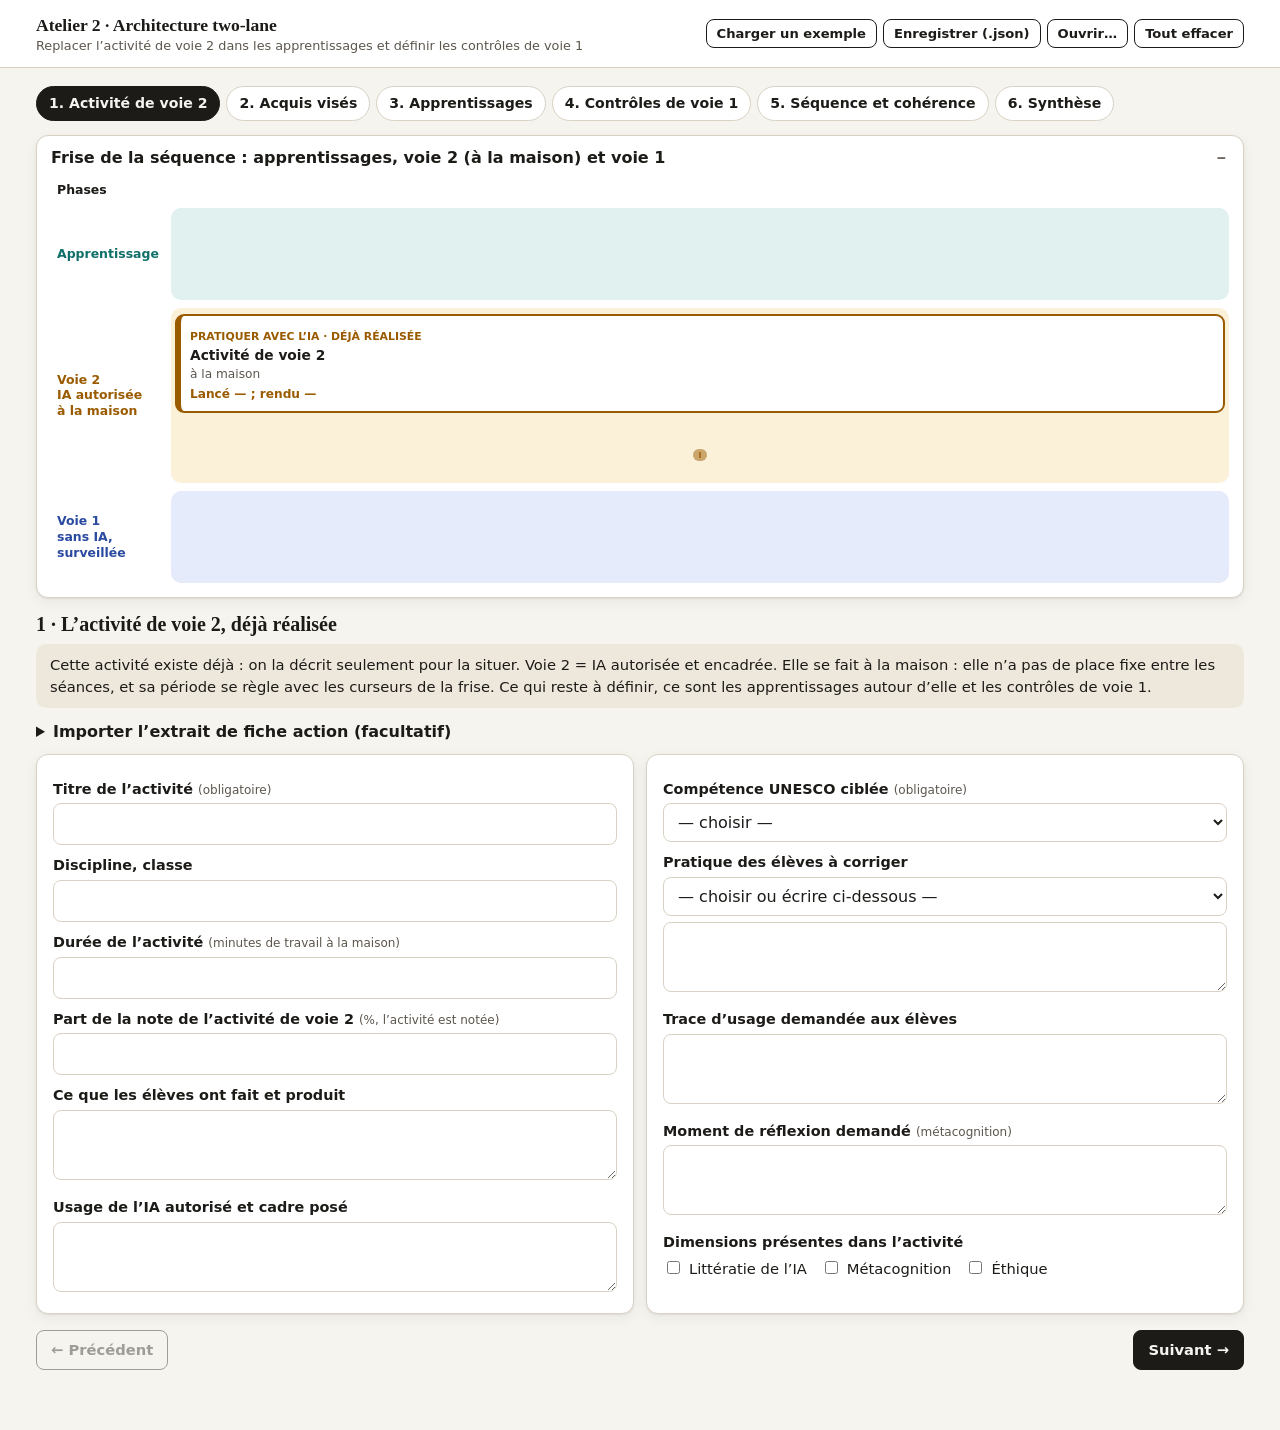
<file: index.html>
<!DOCTYPE html>
<html lang="fr">
<head>
<meta charset="utf-8">
<meta name="viewport" content="width=device-width, initial-scale=1">
<title>Positionner l’activité dans l’architecture two-lane</title>
<meta name="description" content="Replacer une activité de voie 2 (IA autorisée) dans la séquence d’apprentissage et définir les contrôles de voie 1 (sans IA) qui en vérifient les acquis.">
<style>
:root{
  --bg:#f6f4ef; --fg:#1d1b18; --muted:#5c564d; --card:#fff; --line:#d9d2c4; --soft:#eee8dc; --link:#7a2e0e; --focus:#0b57d0;
  --app:#0f6f6a; --app-t:#e0f1ef;
  --v2:#9a5b00; --v2-t:#fbf0d8;
  --v1:#2a4aa0; --v1-t:#e5ebfa;
  --ok:#23693f; --warn:#8a5a00; --err:#a3261b;
  --shadow:0 1px 2px rgba(40,30,10,.08),0 4px 14px rgba(40,30,10,.06);
}
@media (prefers-color-scheme: dark){
  :root{
    --bg:#15130f; --fg:#efe9df; --muted:#b4ab9c; --card:#201d18; --line:#3a352d; --soft:#2a2620; --link:#f0a37a; --focus:#8ab4f8;
    --app:#6fd0c8; --app-t:#12302e;
    --v2:#f2c06b; --v2-t:#352a12;
    --v1:#9db6f5; --v1-t:#1a2442;
    --ok:#8fd3a9; --warn:#f2c06b; --err:#ff9d90; --shadow:none;
  }
}
*{box-sizing:border-box}
body{margin:0;background:var(--bg);color:var(--fg);font:16px/1.5 system-ui,-apple-system,"Segoe UI",Roboto,sans-serif}
h1,h2,h3{font-family:"Iowan Old Style","Palatino Linotype",Georgia,serif;line-height:1.2;margin:0 0 .5rem}
h1{font-size:clamp(1.4rem,3.5vw,1.9rem)} h2{font-size:1.25rem} h3{font-size:1.05rem}
a{color:var(--link)}
:focus-visible{outline:3px solid var(--focus);outline-offset:2px;border-radius:4px}
.wrap{max-width:1240px;margin:0 auto;padding:0 16px}
header.top{background:var(--card);border-bottom:1px solid var(--line)}
header.top .wrap{display:flex;flex-wrap:wrap;gap:10px 20px;align-items:center;justify-content:space-between;padding-top:12px;padding-bottom:12px}
.brand{font-family:"Iowan Old Style",Georgia,serif;font-weight:700;font-size:1.1rem}
.brand small{display:block;font:400 .8rem/1.3 system-ui,sans-serif;color:var(--muted)}
.tools{display:flex;gap:6px;flex-wrap:wrap}
.btn{display:inline-block;padding:8px 14px;border-radius:8px;border:1px solid var(--fg);background:var(--fg);color:var(--bg);font:inherit;font-weight:700;font-size:.92rem;cursor:pointer;text-decoration:none}
.btn.ghost{background:transparent;color:var(--fg)}
.btn.small{padding:4px 10px;font-size:.82rem}
.btn[disabled]{opacity:.4;cursor:default}
main{padding:18px 0 60px}
.stepper{display:flex;flex-wrap:wrap;gap:6px;margin:0 0 14px;padding:0;list-style:none}
.stepper button{border:1px solid var(--line);background:var(--card);color:var(--fg);padding:6px 12px;border-radius:999px;font:inherit;font-size:.88rem;font-weight:600;cursor:pointer}
.stepper button[aria-current="step"]{background:var(--fg);color:var(--bg);border-color:var(--fg)}
.card{background:var(--card);border:1px solid var(--line);border-radius:12px;padding:14px 16px;box-shadow:var(--shadow)}
.muted{color:var(--muted)}
.note{background:var(--soft);border-radius:10px;padding:10px 14px;font-size:.92rem;margin:0 0 12px}
.two{display:grid;grid-template-columns:repeat(2,minmax(0,1fr));gap:12px}
@media (max-width:820px){.two{grid-template-columns:1fr}}
label.f{display:block;font-weight:600;font-size:.9rem;margin:10px 0 3px}
label.f small{font-weight:400;color:var(--muted)}
input[type=text],input[type=number],select,textarea{width:100%;padding:8px 10px;border:1px solid var(--line);border-radius:8px;background:var(--card);color:var(--fg);font:inherit}
textarea{min-height:70px;resize:vertical}
.checks{display:flex;flex-wrap:wrap;gap:6px 14px;margin:4px 0}
.checks label{font-size:.92rem;display:flex;gap:6px;align-items:flex-start}
.chip{display:inline-block;font-size:.76rem;font-weight:700;border-radius:999px;padding:1px 8px;border:1px solid var(--line);background:var(--soft);margin:0 3px 3px 0;white-space:nowrap}
.chip.sug{cursor:pointer;background:var(--card);font-weight:600;white-space:normal;text-align:left;font:inherit;font-size:.86rem;padding:4px 10px;border-radius:10px;color:var(--fg)}
.chip.sug:hover{border-color:var(--fg)}
.chip.sug small{color:var(--muted);font-weight:700;margin-right:4px}
.row{display:flex;gap:8px;flex-wrap:wrap;align-items:center}
.sp{flex:1}
.acq{display:flex;gap:8px;align-items:center;margin:6px 0}
.acq b{width:2.2rem;flex:none;color:var(--v2)}
/* frise */
details.fr{margin:0 0 14px;border:1px solid var(--line);border-radius:12px;background:var(--card);box-shadow:var(--shadow)}
details.fr>summary{cursor:pointer;padding:10px 14px;font-weight:700;display:flex;justify-content:space-between;gap:10px;list-style:none}
details.fr>summary::-webkit-details-marker{display:none}
details.fr>summary::after{content:"－";color:var(--muted)} details.fr:not([open])>summary::after{content:"＋"}
.frise-scroll{overflow-x:auto;padding:0 14px 14px}
.frise-grid{position:relative;display:grid;gap:8px 8px;align-items:stretch;}
.frise-grid svg.links{position:absolute;left:0;top:0;pointer-events:none;overflow:visible;z-index:2}
.lane-bg{border-radius:10px;z-index:0}
.lane-bg.l-app{background:var(--app-t)} .lane-bg.l-v2{background:var(--v2-t)} .lane-bg.l-v1{background:var(--v1-t)}
.fl{align-self:center;font-size:.78rem;font-weight:700;line-height:1.25;padding:2px 6px;z-index:1}
.fl.l-app{color:var(--app)} .fl.l-v2{color:var(--v2)} .fl.l-v1{color:var(--v1)}
.fp{z-index:1;text-align:center;font-size:.76rem;font-weight:800;text-transform:uppercase;letter-spacing:.04em;border-bottom:3px solid var(--muted);color:var(--muted);padding:2px 4px}
.fp.ph-ia{border-color:var(--v2);color:var(--v2)} .fp.ph-verif{border-color:var(--v1);color:var(--v1)}
.fp.ph-amorcer,.fp.ph-preparer,.fp.ph-consolider{border-color:var(--app);color:var(--app)}
.fc{position:relative;z-index:1;text-align:left;font:inherit;border:1px solid var(--line);border-left-width:5px;border-radius:9px;background:var(--card);color:var(--fg);padding:7px 9px;cursor:pointer;min-height:76px;margin:6px 4px}
.fc.t-app{border-left-color:var(--app)} .fc.t-v2{border-left-color:var(--v2);border-width:2px;border-left-width:6px;border-color:var(--v2)} .fc.t-v1{border-left-color:var(--v1)}
.fc b{display:block;font-size:.86rem;line-height:1.2;margin-bottom:2px}
.fc{overflow-wrap:anywhere}.fc small{display:block;color:var(--muted);font-size:.76rem}
.fc .tag{font-size:.68rem;font-weight:800;text-transform:uppercase;color:var(--v2)}
.acqchips .chip{background:var(--card);font-size:.7rem;padding:0 6px}
/* cartes */
.cards{display:grid;gap:8px;margin:8px 0}
.sc{display:grid;grid-template-columns:auto 1fr auto;gap:10px;align-items:center;border:1px solid var(--line);border-left:6px solid var(--app);border-radius:10px;background:var(--card);padding:8px 12px}
.sc.t-v2{border-left-color:var(--v2);background:var(--v2-t)} .sc.t-v1{border-left-color:var(--v1)}
.sc .n{font-weight:800;color:var(--muted);width:1.6rem}
.sc b{display:block}
.sc .sub{font-size:.85rem;color:var(--muted)}
.sc .ops{display:flex;gap:4px}
.lvl{font-size:.7rem;font-weight:800;text-transform:uppercase;letter-spacing:.04em}
.lvl.t-app{color:var(--app)} .lvl.t-v2{color:var(--v2)} .lvl.t-v1{color:var(--v1)}
/* checks */
.chk{display:flex;gap:10px;align-items:flex-start;padding:6px 0;border-bottom:1px solid var(--line)}
.chk:last-child{border:0}
.chk .ic{font-weight:900;width:1.4rem;flex:none;text-align:center}
.chk.ok .ic{color:var(--ok)} .chk.warn .ic{color:var(--warn)} .chk.err .ic{color:var(--err)}
.chk p{margin:0;font-size:.92rem} .chk small{color:var(--muted)}
table.t{width:100%;border-collapse:collapse;font-size:.88rem}
table.t th,table.t td{border:1px solid var(--line);padding:5px 8px;text-align:left;vertical-align:top}
table.t th{background:var(--soft)}
td.bad{color:var(--err);font-weight:700}
.navb{display:flex;justify-content:space-between;gap:10px;margin-top:16px}
#printdoc{display:none}
.hint{font-size:.85rem;color:var(--muted);margin:2px 0 0}
.v2track{position:relative;z-index:3;margin:0 4px}
.v2track .band{position:absolute;top:22px;height:12px;border-radius:6px;background:var(--v2);opacity:.5}
.v2track .tick{position:absolute;top:25px;width:2px;height:6px;background:var(--v2);opacity:.7;transform:translateX(-1px)}
.v2track .hd{position:absolute;width:20px;height:20px;margin-left:-10px;border-radius:50%;border:3px solid var(--v2);box-sizing:border-box;cursor:ew-resize;touch-action:none;user-select:none;-webkit-user-select:none;z-index:4}
.v2track .hd-deb{top:0;background:var(--v2)} .v2track .hd-fin{top:36px;background:var(--card)}
.v2track .hd:hover{box-shadow:0 0 0 4px rgba(154,91,0,.25)}
.v2track .hd:focus-visible{outline:3px solid var(--focus);outline-offset:2px}
.fc .v2when{margin-top:2px;color:var(--v2);font-weight:600}
@page{size:A4 landscape;margin:10mm}
@media print{
  body{background:#fff;color:#000;font-size:10.5pt}
  header.top,#ui{display:none!important}
  #printdoc{display:block}
  :root{--bg:#fff;--fg:#000;--muted:#444;--card:#fff;--line:#999;--soft:#eee;--app:#0f6f6a;--app-t:#e0f1ef;--v2:#9a5b00;--v2-t:#fbf0d8;--v1:#2a4aa0;--v1-t:#e5ebfa;--ok:#23693f;--warn:#8a5a00;--err:#a3261b;--shadow:none}
  .frise-scroll{overflow:visible;padding:0}
  .pb{break-inside:avoid} .pagebreak{break-before:page}
  table.t th,table.t td{font-size:9pt}
}
</style>
</head>
<body>
<header class="top"><div class="wrap">
  <div class="brand">Atelier 2 · Architecture two-lane<small>Replacer l’activité de voie 2 dans les apprentissages et définir les contrôles de voie 1</small></div>
  <div class="tools">
    <button class="btn ghost small" data-act="example">Charger un exemple</button>
    <button class="btn ghost small" data-act="save">Enregistrer (.json)</button>
    <label class="btn ghost small" style="margin:0">Ouvrir…<input type="file" id="openf" accept="application/json,.json" hidden></label>
    <button class="btn ghost small" data-act="reset">Tout effacer</button>
  </div>
</div></header>
<main><div class="wrap" id="ui">
  <ol class="stepper" id="stepper" aria-label="Étapes"></ol>
  <details class="fr" id="frwrap" open><summary>Frise de la séquence : apprentissages, voie 2 (à la maison) et voie 1</summary><div class="frise-scroll" id="frise"></div></details>
  <div id="content"></div>
  <div class="navb" id="navb"></div>
</div></main>
<div id="printdoc"></div>

<script>
/* Données du référentiel (UNESCO, Référentiel de compétences en IA pour les apprenants, chap. 3-4, tableaux 1 à 4).
   Les libellés de compétences (CG) sont repris du PDF ; les champs « d » (détail), « quick » et les méthodes sont des condensés fidèles. */
const ASPECTS = {
  humain:     { n: "Perspective centrée sur l’humain", s: "Humain", sym: "◆", d: "Valeurs, esprit critique et responsabilités : pourquoi, quand et comment utiliser l’IA, et qui en répond." },
  ethique:    { n: "Éthique de l’IA", s: "Éthique", sym: "●", d: "Composantes sociales et éthiques : les principes qui encadrent le comportement humain tout au long du cycle de vie de l’IA." },
  technique:  { n: "Techniques et applications de l’IA", s: "Techniques", sym: "▲", d: "Connaissances conceptuelles sur l’IA et compétences pour utiliser des outils sur des tâches authentiques." },
  conception: { n: "Conception de systèmes d’IA", s: "Conception", sym: "■", d: "Compétences d’ingénierie : définir le problème, construire l’architecture, former, tester et optimiser." }
};
const LEVELS = {
  1: { n: "Comprendre", d: "Pour tous les apprenants : comprendre ce qu’est l’IA et ce qui la sous-tend (valeurs, éthique, concepts, processus).",
       note: "Niveau qui s’adresse à tous les apprenants. Il fournit les bases attitudinales, cognitives et pratiques de la poursuite de l’apprentissage." },
  2: { n: "Appliquer", d: "Utilisateur responsable, actif et efficace : transférer et adapter ses acquis à des situations plus complexes.",
       note: "Pertinent pour tous les apprenants. Pour beaucoup, ce niveau marquera la sortie du dispositif d’acquisition de compétences en IA à l’école." },
  3: { n: "Créer", d: "Cocréateur d’IA : concevoir, évaluer, améliorer des solutions, et défendre des pratiques éthiques.",
       note: "Niveau plus spécialisé, qui demande un semestre ou plus. Pour les élèves peu intéressés, il est plutôt à proposer en option qu’en tronc commun." }
};
const BLOCKS = [
{ id: "4.1.1", aspect: "humain", level: 1, name: "Agentivité humaine", alt: "Pouvoir d’action humain", pages: "p. 29-30",
  quick: "L’élève comprend que l’IA est conçue, pilotée et contrôlée par des humains, et que leurs choix ont des conséquences.",
  attendu: [
    "Reconnaître que l’IA est dirigée par les êtres humains et que les décisions de ses créateurs influencent son impact sur les droits humains.",
    "Comprendre ce que signifie le contrôle humain de l’IA et quelles seraient les conséquences s’il faisait défaut.",
    "Saisir ce que protéger l’agentivité humaine implique à chaque étape : conception, mise à disposition, utilisation."],
  cg: [
    { c: "CG4.1.1.1", t: "Faire comprendre que l’IA est pilotée par l’humain.", d: "À partir d’outils concrets : propriété et confidentialité des données, explicabilité, contrôle humain, décision humaine. L’IA ne peut pas remplacer la pensée humaine ni le développement intellectuel." },
    { c: "CG4.1.1.2", t: "Faciliter la compréhension de la nécessité d’exercer un contrôle humain approprié sur l’IA.", d: "Exposer à des scénarios réels de négligence humaine : réglementation faible, IA qui remplace l’humain pour des décisions cruciales, absence de validation humaine de l’exactitude des résultats." },
    { c: "CG4.1.1.3", t: "Favoriser la réflexion critique sur la relation dynamique entre l’action des êtres humains et celle de la machine.", d: "Cas où l’IA soutient l’agentivité humaine (correcteur orthographique, traduction, diagnostic) ; débat sur la limite entre part humaine et part machine." }],
  methodes: [
    { t: "Cartes conceptuelles de l’agentivité humaine", d: "Dessiner où l’humain décide aux étapes-clés du cycle de vie d’un outil d’IA ; réfléchir aux conséquences d’une perte d’autonomie." },
    { t: "Simuler un procès sur la loi sur l’IA", d: "Jouer le jury pour évaluer des exemples de systèmes d’IA qui devraient être interdits et délibérer sur les intentions de leurs créateurs." },
    { t: "Interaction humain-IA à partir de scénarios", d: "Analyser des exemples du lieu de travail ou de la vie quotidienne : qui fait quoi, de l’humain ou de l’outil." },
    { t: "Débat sur la frontière dynamique humain / machine", d: "À partir de dilemmes de dépendance à la machine, débattre de l’évolution des rôles dans la résolution de problèmes et la décision." }],
  env: ["Supports papier et hors connexion (articles, lectures imprimées, feuilles de travail)", "Outils d’IA disponibles localement, dont les téléphones avec applications d’IA", "Vidéos préchargées, études de cas, scénarios à dilemme", "Moteurs de recherche, vidéos et cours en ligne"] },

{ id: "4.1.2", aspect: "ethique", level: 1, name: "Intériorisation de l’éthique", alt: "Embodied ethics", pages: "p. 31-32",
  quick: "L’élève connaît les principes éthiques de l’IA et les traduit dans sa façon de réfléchir et d’utiliser les outils.",
  attendu: [
    "Comprendre les questions éthiques de base liées à l’IA et son impact potentiel sur les droits humains, la justice sociale, l’inclusion, l’équité et le changement climatique, dans son contexte local et personnel.",
    "Comprendre, intérioriser et traduire dans ses pratiques les principes clés : ne pas nuire, proportionnalité, non-discrimination (avec inclusivité et durabilité), détermination humaine, transparence."],
  cg: [
    { c: "CG4.1.2.1", t: "Illustrer les dilemmes liés à l’IA et identifier les principales raisons des conflits éthiques.", d: "Avec des outils concrets, faire apparaître les décisions à dilemme des créateurs : collecter beaucoup de données ou protéger leur propriété, utiliser les données privées pour l’entraînement ou protéger la vie privée, privilégier la sécurité ou accélérer l’itération." },
    { c: "CG4.1.2.2", t: "Faciliter la compréhension, sur la base de scénarios, des principes éthiques de l’IA et de leurs implications personnelles.", d: "Discuter de cas réels adaptés à l’âge autour des six principes : ne pas nuire, proportionnalité, non-discrimination, durabilité, détermination humaine, transparence et explicabilité." },
    { c: "CG4.1.2.3", t: "Guider la réflexion et l’intériorisation quant aux principes éthiques sur l’IA.", d: "Mesurer les implications pour les droits, la confidentialité des données, la sécurité, l’équité, l’inclusion, la justice sociale et la durabilité ; réfléchir à des attitudes personnelles (plaider pour des interfaces inclusives, signaler des préjugés discriminatoires)." }],
  methodes: [
    { t: "Études de cas sur des controverses autour de l’IA", d: "Scénarios réels ou simulés ; discuter des raisons des conflits éthiques ; dessiner des infographies ou cartes conceptuelles des principes." },
    { t: "Réflexion individuelle ou collective sur les dilemmes", d: "Discussion de groupe et prise de position (les grands modèles de langage doivent-ils utiliser les données des communautés locales ? quelle part de vie privée céder contre les services de l’IA ?) ; essais, affiches, dessins, story-boards." },
    { t: "Recherche et validation d’exemples d’« IA pour le bien public »", d: "Chercher, valider et catégoriser des exemples d’IA qui servent vraiment l’équité, l’inclusion, la diversité linguistique et culturelle, la justice sociale ou l’environnement." }],
  env: ["Cadres et supports hors connexion (histoires imprimées, études de cas, feuilles de travail, affiches)", "Outils d’IA disponibles localement, dont applications mobiles", "Vidéos préchargées, ressources liées à des cas ou scénarios à dilemme", "Moteurs de recherche, vidéos en ligne"] },

{ id: "4.1.3", aspect: "technique", level: 1, name: "Fondements de l’IA", alt: "Fondations de l’IA", pages: "p. 32-34",
  quick: "L’élève sait ce qu’est — et n’est pas — l’IA, comment elle apprend à partir de données et d’algorithmes, et ce qu’elle doit aux autres disciplines.",
  attendu: [
    "Acquérir des connaissances, une compréhension et des compétences de base sur les données et les algorithmes.",
    "Mesurer l’importance des connaissances interdisciplinaires nécessaires pour approfondir la compréhension de l’IA.",
    "Relier ces connaissances à leurs activités dans la société et la vie quotidienne, avec une perspective centrée sur l’humain et des principes éthiques."],
  cg: [
    { c: "CG4.1.3.1", t: "Expliquer la définition et la portée de l’IA.", d: "À partir d’exemples (reconnaissance faciale, recommandations de réseaux sociaux, diagnostics médicaux, voitures autonomes…), comprendre ce qu’est l’IA et ce qu’elle n’est pas ; trouver et partager des outils exemplaires des grandes catégories." },
    { c: "CG4.1.3.2", t: "Acquérir et développer des connaissances conceptuelles sur la manière dont l’IA est entraînée à partir de données et d’algorithmes.", d: "Comprendre les trois types d’algorithmes (apprentissage supervisé, non supervisé, par renforcement) et comment les données sont acquises et étiquetées ; réfuter l’idée que l’IA automatisera la programmation et que les humains n’ont plus à apprendre les algorithmes." },
    { c: "CG4.1.3.3", t: "Favoriser une réflexion ouverte sur l’IA et une base interdisciplinaire pour l’IA.", d: "Découvrir des méthodes et sujets de recherche (réseaux de neurones artificiels, IA forte et faible) ; comprendre l’interaction entre l’IA et les sciences, les langues et les sciences sociales." },
    { c: "CG4.1.3.4", t: "Concrétiser les considérations centrées sur l’humain dans la conception et l’utilisation de l’IA.", d: "Réfléchir à l’impact de l’IA sur la vie quotidienne, le travail et les relations sociales ; souligner le rôle des humains à chaque étape du cycle de vie (chercheurs, ingénieurs des données, travailleurs des données, bêta-testeurs, régulateurs…) ; questions éthiques sur les données d’entraînement." }],
  methodes: [
    { t: "Définition et portée de l’IA à partir d’exemples", d: "Étudier et expérimenter des exemples d’outils (médical, commercial, IA générative…) pour comprendre ce qu’est l’IA et ce qu’elle n’est pas." },
    { t: "Apprentissage en spirale, des exemples aux concepts", d: "Guider l’abstraction de la formation d’un modèle : définition du problème, données, formation, évaluation, déploiement, itération ; dessiner le diagramme du cycle de vie d’un système." },
    { t: "Analyse de cas d’outils innovants", d: "Rechercher des outils ou usages innovants, identifier leurs techniques et catégories, rédiger un essai argumenté ou présenter une soutenance orale." },
    { t: "Consolider les bases multidisciplinaires, avec accent sur les mathématiques", d: "Montrer que l’IA moderne est enracinée dans les mathématiques (algèbre, probabilités, statistiques, K plus proches voisins, régression linéaire, arbres de décision…)." }],
  env: ["Manuels, essais, feuilles de travail et matériel imprimé (hors connexion)", "Vidéos en ligne ou téléchargées présentant des innovations ou des outils d’IA", "Outils d’IA disponibles localement, dont applications de base assistées par l’IA sur smartphones", "Outils en ligne : créateurs d’images ou de vidéos, IA générative, recommandations de vidéos"] },

{ id: "4.1.4", aspect: "conception", level: 1, name: "Délimitation des problèmes", alt: "Détermination du champ d’application du problème", pages: "p. 35-36",
  quick: "L’élève se demande si l’IA est la bonne réponse avant de l’utiliser, et sait définir clairement un problème avant d’y appliquer l’IA.",
  attendu: [
    "Comprendre l’importance de la « définition du problème d’IA » comme point de départ de l’innovation.",
    "Examiner si l’IA devrait être utilisée dans une situation donnée d’un point de vue juridique, éthique et logique.",
    "Définir les limites, objectifs et contraintes d’un problème avant d’entraîner un modèle ; acquérir les compétences de planification de projet nécessaires pour concevoir un système d’IA."],
  cg: [
    { c: "CG4.1.4.1", t: "Développer la pensée critique quant aux cas où l’IA ne devrait pas être utilisée.", d: "Analyser pourquoi l’IA devrait ou non être utilisée face à un défi réel, au regard des implications humaines et environnementales ; préciser quand elle ne peut ou ne doit pas être appliquée (solution non-IA équivalente avec moins de risque, affaiblissement de la conscience humaine, manipulation des actions)." },
    { c: "CG4.1.4.2", t: "Favoriser l’acquisition et le renforcement des compétences en matière de définition d’un problème à résoudre par un système d’IA.", d: "Par un projet de simulation, identifier et définir un problème qui devrait et pourrait être résolu par un nouveau modèle ; formuler des énoncés de problème précis pour ne pas perdre temps et efforts." },
    { c: "CG4.1.4.3", t: "Développer des compétences pour évaluer les besoins des systèmes d’IA en matière de données, d’algorithmes et de ressources informatiques.", d: "Évaluer les besoins en données, algorithmes, logiciels, capacités informatiques et matériel ; étudier la faisabilité au regard des restrictions réglementaires et éthiques et des coûts." }],
  methodes: [
    { t: "Simuler l’examen d’une proposition de projet", d: "Débat pour décider si l’IA devrait être utilisée (données suffisantes, implications éthiques, impact environnemental, solutions alternatives) ; prévoir dans l’examen une case à cocher." },
    { t: "Simuler la définition du problème et la justification d’un nouveau système d’IA", d: "Chercher un problème dans la vie quotidienne ou la communauté (arrosage automatique du jardin de l’école…), le cerner et produire un énoncé de problème." },
    { t: "Laboratoire de prétraitement des données", d: "Expérimenter sur un jeu de données de base et observer comment le prétraitement affecte les performances du modèle." }],
  env: ["Feuilles de travail et études de cas sur papier, impressions de prototypes ou de plans (hors connexion)", "Appareils numériques avec connexion à Internet", "Systèmes d’IA en ligne dûment sélectionnés"] },

{ id: "4.2.1", aspect: "humain", level: 2, name: "Responsabilité humaine", alt: "", pages: "p. 37-39",
  quick: "L’élève comprend que responsabilité et décision restent humaines même quand l’IA aide, et défend ce principe.",
  attendu: [
    "Reconnaître que les responsabilités humaines sont des obligations légales des créateurs et fournisseurs de services d’IA, et comprendre ses propres responsabilités quand il conçoit ou utilise l’IA.",
    "Prendre conscience que la responsabilité est juridique et sociale quand l’IA aide à décider, et défendre le principe de ne pas céder le pouvoir de décision à l’IA pour les enjeux cruciaux.",
    "Améliorer son jugement et son esprit critique face aux affirmations trompeuses et aux prédictions selon lesquelles l’IA peut se substituer à la pensée et à la décision humaines."],
  cg: [
    { c: "CG4.2.1.1", t: "Adopter un point de vue selon lequel la responsabilité humaine constitue une obligation légale pour les créateurs d’IA et les fournisseurs de services.", d: "Comprendre que créateurs, prestataires et institutions qui déploient des outils d’IA répondent des problèmes juridiques et des violations que le système peut causer ; et quelles responsabilités les apprenants assumeront en créant des outils d’IA." },
    { c: "CG4.2.1.2", t: "Faire comprendre que la responsabilité humaine est une responsabilité juridique et sociale lorsqu’on utilise l’IA pour prendre des décisions concernant l’humanité.", d: "Poser des questions critiques sur les capacités réelles des outils et démystifier le battage médiatique ; évaluer les conséquences de l’usage institutionnel de l’IA pour décider (profilage, employabilité) ; comprendre pourquoi ne pas l’utiliser pour remplacer l’humain dans les décisions à fort enjeu (notes, admissions)." },
    { c: "CG4.2.1.3", t: "Cultiver une posture réflexive selon laquelle la responsabilité humaine exige des compétences personnelles pour orienter l’utilisation intentionnelle de l’IA.", d: "S’interroger sur la manière dont l’automatisation des analyses documentaires, de la rédaction et de la création artistique peut nuire à la réflexion et au développement intellectuel ; discuter d’actions concrètes pour se protéger et protéger ses pairs contre l’usurpation de la pensée humaine par les résultats de l’IA." }],
  methodes: [
    { t: "Rédiger des lignes directrices sur la responsabilité humaine", d: "Jouer des créateurs d’IA et des propriétaires de données, discuter de leurs responsabilités juridiques et éthiques ; rédiger des lignes directrices d’autodiscipline." },
    { t: "Étudier l’impact des décisions prises par l’IA et les voies de recours", d: "Chercher des exemples où l’IA détermine ou influence fortement des décisions (prêt étudiant, profilage…) ; révéler le rôle des humains et de l’IA dans les boucles de décision." },
    { t: "Pratiques sur des scénarios d’utilisation de l’IA dans un but précis", d: "Utiliser l’IA pour exercer volontairement ses compétences d’écriture, de recherche, de réflexion ; discuter de la façon dont l’usage de l’IA sans responsabilité humaine (remettre une dissertation produite par l’IA) peut réduire le développement intellectuel ; définir des actions concrètes." }],
  env: ["Paramètres et ressources hors connexion (études de cas imprimées, scénarios de jeux de rôle, vidéos, feuilles de travail)", "Outils d’IA en ligne : systèmes de gestion de l’apprentissage, plateformes de médias sociaux et d’IA générative"] },

{ id: "4.2.2", aspect: "ethique", level: 2, name: "Utilisation sûre et responsable", alt: "Usage sécuritaire et responsable", pages: "p. 39-41",
  quick: "L’élève utilise l’IA de façon responsable : il protège ses données et celles des autres, respecte les droits d’auteur et signale ce qui vient de l’IA.",
  attendu: [
    "Mettre en œuvre des pratiques d’IA responsables, dans le respect des principes éthiques et des réglementations locales.",
    "Être conscient des risques liés à la divulgation de données personnelles et agir pour qu’elles ne soient collectées, utilisées, partagées, archivées et supprimées qu’avec son consentement délibéré et éclairé.",
    "Connaître les incidents typiques de l’IA et les risques de certains systèmes, et savoir protéger sa sécurité et celle de ses pairs."],
  cg: [
    { c: "CG4.2.2.1", t: "Favoriser la conscience de soi et le respect usuel des principes éthiques pour l’utilisation responsable de l’IA.", d: "Construire et mettre à jour une « case à cocher » de principes : protection des données personnelles et de la vie privée, droits d’auteur, indication claire de l’endroit où apparaît le contenu généré par l’IA, éviter les entrées qui impliquent désinformation, discours haineux ou détails sensibles sur des personnes identifiables." },
    { c: "CG4.2.2.2", t: "Offrir des possibilités de renforcer l’autodiscipline dans l’utilisation responsable de l’IA.", d: "Comprendre ses responsabilités personnelles, juridiques et éthiques et les conséquences d’une violation des règles ; s’autodiscipliner sur les données personnelles sensibles, les documents protégés, les images de personnes identifiables, le contenu généré par l’IA, la diffusion de fausses informations et de discours haineux." },
    { c: "CG4.2.2.3", t: "Approfondir les connaissances pratiques sur l’utilisation sécuritaire de l’IA et la sensibilisation aux réglementations locales en vigueur.", d: "Catégoriser les risques de sécurité généraux et ceux d’outils précis, ainsi que les incidents typiques ; connaître ses droits sur les données et la vie privée ; s’exercer, sur des incidents simulés, à des stratégies de précaution." }],
  methodes: [
    { t: "Concevoir un « kit éthique » pour une utilisation autodisciplinée et responsable de l’IA", d: "À partir de scénarios de conflit éthique (partager des données privées ou protégées avec une IA, insérer du contenu généré par l’IA dans un travail scolaire, créer une vidéo avec les images d’autres personnes, diffuser de la désinformation), rédiger un kit à vérifier régulièrement." },
    { t: "Simulation d’incidents typiques liés à l’IA et gestion des risques", d: "Simulations d’incidents ; stratégies préventives pour que les données personnelles ne soient utilisées qu’avec consentement éclairé ; conseils de sécurité ; sensibilisation aux réglementations protectrices." },
    { t: "Commentaires des utilisateurs sur les politiques de confidentialité", d: "Rechercher des politiques de confidentialité de créateurs d’IA, vérifier leur conformité ; en cas de violation, rédiger une plainte ou une recommandation." },
    { t: "Débattre de la propriété des contenus générés par l’IA", d: "Débat sur la propriété des contenus créés avec l’IA ; examiner les règles de droit d’auteur applicables à ces contenus." }],
  env: ["Paramètres hors connexion (feuilles de travail, affiches, listes de contrôle des principes éthiques)", "Politiques de confidentialité et réglementations préalablement téléchargées, exemples de cas juridiques ou éthiques", "Outils d’IA disponibles localement, dont applications pour smartphones", "Outils d’IA en ligne, en particulier plateformes à algorithmes de recommandation et générateurs de contenu"] },

{ id: "4.2.3", aspect: "technique", level: 2, name: "Compétences pour l’application", alt: "", pages: "p. 41-43",
  quick: "L’élève sait manier des outils, données et bibliothèques d’IA libres et les évaluer de façon critique : il passe de la compréhension au maniement.",
  attendu: [
    "Construire une structure de connaissances adaptée à son âge sur les données, les algorithmes d’IA et la programmation, et acquérir des compétences d’application transférables.",
    "Évaluer de manière critique et exploiter des outils d’IA, des bibliothèques de programmation et des ensembles de données gratuits et/ou libres."],
  cg: [
    { c: "CG4.2.3.1", t: "Offrir des possibilités de renforcer les connaissances et les compétences en matière de modélisation, d’ingénierie et d’analyse des données.", d: "Apprentissage par tâches concrètes sur les jeux de données : acquérir, nettoyer et transformer les données dans un format adapté au stockage, au traitement et à l’analyse." },
    { c: "CG4.2.3.2", t: "Offrir des possibilités d’acquérir des compétences techniques adaptées à l’âge en matière de programmation de l’IA.", d: "Expliquer des exemples de systèmes par catégorie d’algorithmes (supervisé, non supervisé, par renforcement) : comment ils recueillent et traitent les données, sont entraînés, fonctionnent." },
    { c: "CG4.2.3.3", t: "Encourager les apprenants à développer des compétences d’analyse et de synthèse pour exploiter des ensembles de données et des outils d’IA libres (open source).", d: "Apprentissage par problèmes pour évaluer de manière critique et exploiter des jeux de données libres (MNIST, CIFAR, ImageNet) et des outils (Teachable Machine, PyTorch, Keras) sur des tâches réelles ; améliorer la transférabilité des acquis." }],
  methodes: [
    { t: "Laboratoire sur les biais des données", d: "Expériences pratiques sur l’impact des valeurs aberrantes ou du déséquilibre des classes sur les performances du modèle ; éliminer les biais identifiables et comparer les résultats." },
    { t: "Cours modulaires optionnels sur divers algorithmes d’IA", d: "Soutenir l’apprentissage par cohortes, selon les intérêts." },
    { t: "Hackathons sur l’IA à partir de variantes de tâches authentiques", d: "Série de tâches avec variantes pour mettre en pratique des compétences transférables en programmation de l’IA." },
    { t: "Démentir l’idée que l’IA automatisera le codage", d: "Rechercher les connaissances professionnelles requises ; réfléchir aux inégalités qui s’aggraveraient si moins de personnes acquièrent ces compétences fondamentales." }],
  env: ["Ordinateurs avec connexion Internet", "Échantillons ou jeux de données publics accessibles localement", "Applications de programmation de l’IA ou bibliothèques open source", "Outils d’IA informatisés ou accessibles en ligne"] },

{ id: "4.2.4", aspect: "conception", level: 2, name: "Conception de l’architecture", alt: "", pages: "p. 43-44",
  quick: "L’élève sait comparer des solutions techniques et monter un prototype simple de système d’IA en y intégrant éthique et durabilité.",
  attendu: [
    "Cultiver des connaissances méthodologiques et des compétences techniques de base pour configurer une architecture évolutive, maintenable et réutilisable (couches de données, d’algorithmes, de modèles, d’interfaces).",
    "Construire un prototype de système d’IA à partir de jeux de données, d’outils de programmation et de ressources informatiques.",
    "Appliquer des valeurs humanistes et des principes éthiques approfondis dans la configuration, la construction et l’optimisation."],
  cg: [
    { c: "CG4.2.4.1", t: "Étayer l’acquisition de connaissances méthodologiques et de compétences techniques sur l’architecture de l’IA.", d: "Évaluer des architectures pour choisir une solution adaptée à un énoncé de problème ; configurer un prototype avec structure de données anti-biaisée, modèle économe en énergie, conception centrée sur l’humain, mesures pour tester et améliorer." },
    { c: "CG4.2.4.2", t: "Soutenir l’élaboration des compétences techniques avancées et des compétences de gestion de projet nécessaires à la construction d’un système d’IA.", d: "Projet de prototype pour une tâche simple (par exemple un chatbot imitant les réponses d’un enseignant expérimenté) ; simuler l’entraînement d’un modèle ; gestion de projet : équilibrer la portée avec les ressources, répartir les responsabilités, évaluer de façon critique les ressources d’IA." }],
  methodes: [
    { t: "Simuler l’évaluation de cadres et de composants d’architecture", d: "Évaluer des cadres (TensorFlow, PyTorch, Scikit-learn), configurer un prototype, partager la configuration par organigrammes, diagrammes ou pseudo-code." },
    { t: "Simuler l’exploitation des ressources pour construire un système d’IA", d: "Construire un système simulé sur dispositifs locaux ou en nuage ; chercher des compromis entre coûts et capacité de calcul, et entre robustesse des modèles et impact environnemental." },
    { t: "Simuler l’amélioration de l’architecture", d: "Optimisation des hyper-paramètres et/ou réglage fin de modèles existants pour résoudre des problèmes simples." }],
  env: ["Vidéos et indicateurs montrant comment mener des évaluations éthiques et techniques de modèles d’IA", "Exemples de systèmes d’IA sur ordinateur ou en ligne localement", "Jeux de données publics, bibliothèques open source", "Ressources de calcul en nuage hébergées localement ou partagées par les institutions"] },

{ id: "4.3.1", aspect: "humain", level: 3, name: "Citoyenneté à l’ère de l’IA", alt: "La citoyenneté dans la société de l’IA", pages: "p. 45-47",
  quick: "L’élève se pense comme citoyen d’une société où l’IA est partout : regard critique, responsabilités assumées, curiosité durable.",
  attendu: [
    "Développer une pensée critique sur les conséquences de l’IA pour les sociétés et élargir ses valeurs pour promouvoir une conception et une utilisation de l’IA au service d’un développement inclusif et écoresponsable.",
    "Renforcer ses valeurs civiques et son sens de la responsabilité sociale comme citoyen d’une société de l’IA.",
    "Accroître son ouverture d’esprit et sa curiosité permanente pour l’apprentissage et l’utilisation de l’IA, au service de l’épanouissement personnel."],
  cg: [
    { c: "CG4.3.1.1", t: "Être un citoyen critique en matière d’IA : favoriser cette prise de conscience.", d: "Connaissances factuelles sur l’adoption généralisée de l’IA comme infrastructure des activités sociales ; critique des préjugés amplifiés par l’IA envers les femmes, les groupes ethniques marginalisés et les personnes défavorisées ; effets sur les relations et structures sociales ; adaptation des règles juridiques, éthiques et sociales." },
    { c: "CG4.3.1.2", t: "Favoriser les responsabilités personnelles et sociales dans les sociétés d’IA.", d: "Partager ses points de vue sur des sociétés d’IA souhaitables et définir les responsabilités des citoyens pour construire une société inclusive, écoresponsable et juste ; examiner les défis du respect des principes éthiques dans des situations authentiques complexes." },
    { c: "CG4.3.1.3", t: "Nourrir le sentiment d’accomplissement personnel en tant que citoyen de l’IA et l’attitude d’apprentissage tout au long de la vie à l’égard de l’IA.", d: "Examiner l’impact de l’adoption de l’IA dans tous les secteurs et les compétences que la vie et le travail pourront exiger ; réfléchir à ses objectifs personnels dans une société où l’IA est omniprésente." }],
  methodes: [
    { t: "Études de cas : société de l’IA juste et inclusive contre les menaces de l’IA", d: "Analyser des cas où l’IA amplifie les préjugés, creuse les inégalités, affaiblit l’agentivité humaine, aggrave le changement climatique ; prendre et défendre des positions sur la régulation de l’IA existante et l’orientation des prochaines générations." },
    { t: "Étude des responsabilités sociales personnelles des citoyens", d: "Discussions de groupe sur les droits et obligations des citoyens d’une société d’IA, en tenant compte du contexte mondial et local." },
    { t: "Études de cas sur l’accomplissement personnel et l’apprentissage tout au long de la vie", d: "Adoption de l’IA dans le travail, la vie et les pratiques sociales ; implications pour les objectifs personnels et la carrière." }],
  env: ["Paramètres et ressources hors connexion (feuilles de travail, rapports ou vidéos sur l’emploi et l’évolution de carrière, études de cas imprimées)", "Systèmes d’IA en ligne ou outils locaux pour tests expérimentaux et analytiques : assistants personnels, chatbots, systèmes de tutorat intelligents sur smartphones"] },

{ id: "4.3.2", aspect: "ethique", level: 3, name: "Éthique dès la conception", alt: "Ethics by design", pages: "p. 47-48",
  quick: "L’élève sait évaluer, auditer et critiquer un outil d’IA selon des critères éthiques, et proposer d’adapter les règles.",
  attendu: [
    "Adopter une approche éthique pour la conception, l’évaluation et l’utilisation des outils d’IA, et pour l’examen et l’adaptation des réglementations.",
    "Comprendre que l’évaluation de l’intention de conception doit commencer dès la conceptualisation et couvrir tout le cycle de vie.",
    "Appliquer des paramètres pour évaluer la conformité d’un outil aux règles éthiques et utiliser une matrice éthique qui prend en compte toutes les parties prenantes."],
  cg: [
    { c: "CG4.3.2.1", t: "Sensibiliser à l’« éthique dès la conception » et la faire comprendre.", d: "Apprentissage à base de conflits pour appliquer un ensemble complet de principes éthiques tout au long du cycle de conception ; évaluer la pertinence éthique d’outils en cours de conceptualisation : lutte contre les préjugés dans la collecte de données, méthodes sans discrimination, « garde-fous » centrés sur l’humain, tests et audits inclusifs." },
    { c: "CG4.3.2.2", t: "Développer une attitude critique à l’égard des principes d’éthique dès la conception qui sous-tendent les systèmes et algorithmes d’IA existants.", d: "Évaluer de façon holistique l’« éthique dès la conception » de systèmes précis ; proposer des recommandations aux créateurs pour remédier aux violations identifiées et atténuer les préjudices." },
    { c: "CG4.3.2.3", t: "Cultiver les responsabilités sociales pour défendre l’« éthique dès la conception » dans les réglementations sur l’IA.", d: "Évaluer comment des réglementations s’alignent sur cette approche et si leurs mesures suffisent ; recommander des modifications des réglementations locales ou rédiger des propositions." }],
  methodes: [
    { t: "Simuler le devoir de diligence d’un « responsable de l’éthique »", d: "Jouer ce rôle dans une équipe de développement : liste de critères éthiques d’audit, procédures de diligence raisonnable." },
    { t: "Simuler l’usage d’un « label éthique » pour auditer des outils d’IA", d: "Audit fictif ; label analogue à l’étiquette nutritionnelle des aliments ; vérifier l’intention des concepteurs au-delà de leurs déclarations publiques ; rédiger un rapport d’audit." },
    { t: "Simuler l’usage d’une matrice éthique pour examiner les réglementations", d: "Colonnes : principes éthiques ; lignes : parties prenantes (créateurs, régulateurs, institutions, utilisateurs) ; analyser les articles d’une réglementation et recommander des adaptations." }],
  env: ["Feuilles de travail, tableaux papier, exemples imprimés de contrôles et de rapports de diligence, labels éthiques, matrices, politiques de confidentialité", "Outils d’IA disponibles localement ; systèmes d’IA en ligne pour l’analyse éthique", "Sites web partageant des réglementations sur l’IA, des procès ou des affaires judiciaires"] },

{ id: "4.3.3", aspect: "technique", level: 3, name: "Création d’outils d’IA", alt: "", pages: "p. 49-50",
  quick: "L’élève personnalise ou crée un petit outil d’IA pour une tâche réelle, le teste et l’améliore, avec une perspective humaine et éthique.",
  attendu: [
    "Approfondir et appliquer ses connaissances sur les données et les algorithmes pour personnaliser des outils d’IA existants et créer des outils pour des tâches précises.",
    "Intégrer les principes d’une perspective centrée sur l’humain et ses considérations éthiques dans l’évaluation des ressources d’IA et le test de ses propres outils.",
    "Développer les compétences sociales et émotionnelles (adaptabilité, communication, travail d’équipe) nécessaires pour créer avec l’IA."],
  cg: [
    { c: "CG4.3.3.1", t: "Mettre au défi et activer des compétences avancées pour développer des outils d’IA basés sur des tâches.", d: "Analyse critique de la pertinence d’outils existants pour des tâches précises, évaluation des besoins de collecte et de traitement des données, choix entre programmation schématisée (low code) ou algorithmes d’IA et langage de programmation." },
    { c: "CG4.3.3.2", t: "Renforcer la créativité des apprenants en appliquant les connaissances d’IA.", d: "Tâches de personnalisation d’outils d’IA pour résoudre des tâches authentiques ; utiliser des plateformes ou boîtes à outils de développement ; explorer et tester des idées créatives." },
    { c: "CG4.3.3.3", t: "Donner aux apprenants les compétences nécessaires pour tester et optimiser les outils d’IA qu’ils ont eux-mêmes créés.", d: "Personnaliser les méthodes d’évaluation pour tester la robustesse et la facilité d’usage ; organiser des évaluations par les pairs et partager le retour d’information ; collaborer comme cocréateurs." }],
  methodes: [
    { t: "Améliorer jeux de données et codes pour créer un outil d’IA", d: "Modifier ou créer un jeu de données pour des contextes réels (consommation d’énergie de l’école, prévisions météo, suivi d’une épidémie) ; outils de collecte automatique de données." },
    { t: "Laboratoire de test des performances des applications d’IA", d: "Tester performance et robustesse avec des mesures (exactitude, précision, score F-1, matrices de confusion, courbes ROC) ; simuler le retour d’utilisateurs sur le respect de l’éthique." },
    { t: "Comparer création par code et par plateformes de programmation schématisée", d: "Discuter des différences en termes d’agentivité humaine, d’inclusion de données locales, de diversité culturelle, d’évolutivité et de réutilisation." }],
  env: ["Jeux de données en ligne, outils et bibliothèques gratuits ou libres accessibles localement", "Outils d’analyse de données gratuits ou open source accessibles localement", "Ressources de calcul en nuage accessibles localement, ou partagées par des institutions ou industries dignes de confiance"] },

{ id: "4.3.4", aspect: "conception", level: 3, name: "Itérations et boucles de rétroaction", alt: "Itération et retour d’information", pages: "p. 50-52",
  quick: "L’élève teste un système d’IA, en critique l’impact humain et éthique, et décide de l’optimiser, de le reconfigurer ou de l’arrêter.",
  attendu: [
    "Améliorer et appliquer ses connaissances interdisciplinaires et sa maîtrise de méthodes pratiques pour évaluer l’adéquation humaniste et la robustesse méthodologique d’un modèle d’IA, et son impact sur les utilisateurs, les sociétés et l’environnement.",
    "Améliorer la qualité des jeux de données, reconfigurer les algorithmes et les architectures selon les résultats des tests et de la rétroaction.",
    "Simuler la décision d’arrêter un système d’IA et d’atténuer son impact négatif ; cultiver son identité de cocréateur au sein de la communauté de l’IA."],
  cg: [
    { c: "CG4.3.4.1", t: "Développer les compétences pour faire la critique des systèmes d’IA.", d: "Tester de manière critique la robustesse et critiquer la pertinence éthique d’un système : renforce-t-il ou affaiblit-il les capacités, l’action et la conscience humaines ? explicabilité, protection des données, performances, réactions des utilisateurs, impact sociétal et environnemental." },
    { c: "CG4.3.4.2", t: "Soutenir l’acquisition de compétences techniques et de responsabilités sociales dans l’optimisation, la reconfiguration ou l’arrêt d’un système d’IA.", d: "Trois scénarios : optimisation ; reconfiguration (réexamen de la définition du problème) ; arrêt, lorsqu’il est prouvé que le système viole les droits humains ou nuit à des groupes vulnérables, avec stratégies de remédiation." },
    { c: "CG4.3.4.3", t: "Favoriser l’identité des apprenants en tant que cocréateurs à l’ère de l’IA.", d: "Assumer ses responsabilités de cocréateur et de « pilote » de la conception de la prochaine génération d’IA ; analyser de façon critique les impacts à long terme sur les relations sociales et les comportements individuels ; discuter de l’adaptation des réglementations et politiques." }],
  methodes: [
    { t: "Simuler le test de performance d’un système d’IA", d: "Mesures pour déterminer si un modèle renforce ou affaiblit les capacités, l’agentivité et la conscience humaines, et son degré d’explicabilité ; visualisations ; retours d’utilisateurs finaux (par simulation)." },
    { t: "Simuler la décision professionnelle d’ingénieurs en IA sur l’itération d’un modèle", d: "Jouer le rôle d’ingénieurs et choisir entre optimisation, reconfiguration ou arrêt, en tenant compte de la responsabilité sociale de l’entreprise." },
    { t: "S’engager auprès de communautés de créateurs d’IA", d: "Rejoindre des communautés locales ou en ligne de cocréateurs ; participer à des discussions ou au développement collaboratif ; partager des jeux de données en libre accès." }],
  env: ["Outils d’IA en ligne accessibles localement, gratuits ou libres (analyse de données, bibliothèques)", "Ressources de calcul en nuage hébergées ou accessibles localement", "Outils téléchargés et adaptés pour l’audit éthique et le test de performance", "Accès aux réglementations applicables et aux cadres de gouvernance de l’IA", "Plateformes de collaboration en ligne (GitHub, arXiv, forums de discussion)"] }
];

/* ---------- Parcours : pratiques d’élèves → compétences ----------
   Chaque cause associe, pour chaque niveau, une liste de codes CG : le premier est la compétence principale.
   Les formulations de pratiques et les questions métacognitives sont des propositions (hors référentiel UNESCO). */
const FAMILIES = [
 { id: "f1", t: "Ils prennent la réponse de l’IA pour argent comptant", s: "Ils recopient sans vérifier, ne doutent pas, ne comparent pas." },
 { id: "f2", t: "Ils laissent l’IA penser ou rédiger à leur place", s: "Devoirs, résumés ou dissertations produits par l’IA, réflexion déléguée." },
 { id: "f3", t: "Ils n’affichent pas leur usage de l’IA ou ne protègent pas ce qu’ils lui donnent", s: "Pas de mention de l’IA, données personnelles ou contenus protégés envoyés aux outils." },
 { id: "f4", t: "Ils comprennent mal comment fonctionne l’IA", s: "Idées fausses : « elle sait », « c’est comme Google », « c’est neutre »." },
 { id: "f5", t: "Ils utilisent l’IA par réflexe, sans se demander si c’est pertinent", s: "Usage systématique, sans regard sur le besoin ni sur les conséquences." },
 { id: "f6", t: "Ils ne voient pas les enjeux éthiques et sociaux de l’IA", s: "Biais, désinformation, hypertrucages, impact sur la société." },
 { id: "f7", t: "Ils veulent aller plus loin : tester, analyser ou construire", s: "Élèves moteurs, projets, curiosité technique." }
];
const CAUSES = [
 { id: "c1a", f: "f1", t: "Ils pensent que l’IA « sait » ou « comprend » comme une personne",
   map: { 1: ["CG4.1.3.1", "CG4.1.3.2"], 2: ["CG4.2.1.2", "CG4.2.3.3"], 3: ["CG4.3.4.1", "CG4.3.3.1"] },
   meta: "Qu’est-ce que je croyais que l’IA faisait quand je lui posais la question ? Qu’ai-je découvert sur la façon dont elle produit sa réponse ?" },
 { id: "c1b", f: "f1", t: "Ils savent qu’elle peut se tromper, mais ne contrôlent pas ou s’en remettent à elle",
   map: { 1: ["CG4.1.1.2", "CG4.1.1.3"], 2: ["CG4.2.1.2", "CG4.2.1.3"], 3: ["CG4.3.4.1"] },
   meta: "Qu’ai-je vérifié dans la réponse de l’IA, et comment ? Qu’est-ce que j’ai corrigé ou refusé, et pourquoi ?" },
 { id: "c2a", f: "f2", t: "Ils ne mesurent pas ce qu’ils perdent en déléguant (réflexion, apprentissage)",
   map: { 1: ["CG4.1.1.3", "CG4.1.1.1"], 2: ["CG4.2.1.3", "CG4.2.1.2"], 3: ["CG4.3.1.3", "CG4.3.1.2"] },
   meta: "Qu’est-ce que j’ai appris en faisant ce travail moi-même, que je n’aurais pas appris en le déléguant ?" },
 { id: "c2b", f: "f2", t: "Ils ne savent pas où passe la limite entre aide légitime et substitution",
   map: { 1: ["CG4.1.1.3", "CG4.1.2.2"], 2: ["CG4.2.2.1", "CG4.2.1.3"], 3: ["CG4.3.1.2"] },
   meta: "Dans ce travail, qu’est-ce qui vient de moi et qu’est-ce qui vient de l’IA ? Où ai-je placé la limite, et pourquoi ?" },
 { id: "c3a", f: "f3", t: "Ils ne disent pas où ils ont utilisé l’IA, ou ne l’identifient pas dans leurs travaux",
   map: { 1: ["CG4.1.2.2"], 2: ["CG4.2.2.1", "CG4.2.2.2"], 3: ["CG4.3.1.2"] },
   meta: "Ai-je indiqué clairement à quel endroit et pour quoi j’ai utilisé l’IA ? Un lecteur pourrait-il s’y retrouver ?" },
 { id: "c3b", f: "f3", t: "Ils donnent à l’IA des données personnelles ou des contenus protégés (les leurs, ceux d’autres personnes)",
   map: { 1: ["CG4.1.2.3", "CG4.1.1.1"], 2: ["CG4.2.2.2", "CG4.2.2.3"], 3: ["CG4.3.2.2"] },
   meta: "Qu’est-ce que j’ai envoyé à l’outil ? Ai-je le droit de le partager, et que deviendra cette information ?" },
 { id: "c3c", f: "f3", t: "Ils ignorent le droit d’auteur et la propriété des contenus générés",
   map: { 1: ["CG4.1.1.1", "CG4.1.2.2"], 2: ["CG4.2.2.2", "CG4.2.2.1"], 3: ["CG4.3.2.3"] },
   meta: "À qui appartient ce que j’ai produit avec l’IA ? Quelles sources ou quels auteurs ai-je utilisés sans le dire ?" },
 { id: "c4a", f: "f4", t: "Ils la confondent avec un moteur de recherche ou une encyclopédie",
   map: { 1: ["CG4.1.3.1"], 2: ["CG4.2.3.2", "CG4.2.3.3"], 3: ["CG4.3.3.1"] },
   meta: "Qu’est-ce qui distingue ce que fait l’IA de ce que fait un moteur de recherche ? Que me dit chacun, et que ne me dit-il pas ?" },
 { id: "c4b", f: "f4", t: "Ils ignorent d’où viennent ses réponses (données, entraînement, biais)",
   map: { 1: ["CG4.1.3.2"], 2: ["CG4.2.3.1"], 3: ["CG4.3.4.1"] },
   meta: "Sur quelles données cette IA a-t-elle pu apprendre ? Qu’est-ce que cela change dans la confiance que je lui accorde ?" },
 { id: "c5a", f: "f5", t: "Ils ne se demandent pas si l’IA est la bonne solution pour la tâche",
   map: { 1: ["CG4.1.4.1"], 2: ["CG4.2.1.3", "CG4.2.2.2"], 3: ["CG4.3.3.1", "CG4.3.4.1"] },
   meta: "Pourquoi ai-je choisi d’utiliser l’IA ici ? Aurais-je obtenu le même résultat autrement, avec quel avantage ou quel risque ?" },
 { id: "c5b", f: "f5", t: "Ils ne considèrent pas les conséquences de leur usage (environnement, autres personnes)",
   map: { 1: ["CG4.1.2.3", "CG4.1.4.1"], 2: ["CG4.2.2.2", "CG4.2.1.3"], 3: ["CG4.3.1.1", "CG4.3.1.2"] },
   meta: "Qui ou quoi est touché par mon usage de l’IA, au-delà de moi ? Que ferais-je différemment ?" },
 { id: "c6a", f: "f6", t: "Ils ne repèrent pas les biais ni les discriminations",
   map: { 1: ["CG4.1.2.2", "CG4.1.2.1"], 2: ["CG4.2.3.1", "CG4.2.2.3"], 3: ["CG4.3.1.1", "CG4.3.2.2"] },
   meta: "Qui est bien représenté dans cette réponse, et qui ne l’est pas ? Qu’est-ce qui m’a fait remarquer (ou ne pas remarquer) le biais ?" },
 { id: "c6b", f: "f6", t: "Ils ne perçoivent pas les risques de désinformation, d’hypertrucages ou de contenus nuisibles",
   map: { 1: ["CG4.1.2.1"], 2: ["CG4.2.2.3", "CG4.2.2.2"], 3: ["CG4.3.1.2", "CG4.3.2.2"] },
   meta: "Comment aurais-je pu savoir que ce contenu était faux ou fabriqué ? Qu’aurais-je dû vérifier avant de le partager ?" },
 { id: "c6c", f: "f6", t: "Ils ne se sentent pas concernés par l’impact de l’IA sur la société et sur leur avenir",
   map: { 1: ["CG4.1.2.3", "CG4.1.1.3"], 2: ["CG4.2.1.2"], 3: ["CG4.3.1.1", "CG4.3.1.3"] },
   meta: "En quoi l’IA touche-t-elle déjà ma vie et celle de mon entourage ? Quelle position est-ce que je prends, et pourquoi ?" },
 { id: "c7a", f: "f7", t: "Ils souhaitent construire un petit outil ou un projet avec l’IA",
   map: { 1: ["CG4.1.4.2"], 2: ["CG4.2.3.2", "CG4.2.4.2"], 3: ["CG4.3.3.1", "CG4.3.3.2"] },
   meta: "Quel problème précis veux-je résoudre, et pour qui ? Comment saurai-je que mon outil fonctionne et qu’il ne nuit pas ?" },
 { id: "c7b", f: "f7", t: "Ils souhaitent évaluer ou auditer un outil d’IA (fiabilité, éthique)",
   map: { 1: ["CG4.1.4.1", "CG4.1.2.2"], 2: ["CG4.2.2.3", "CG4.2.3.3"], 3: ["CG4.3.2.2", "CG4.3.4.1"] },
   meta: "Selon quels critères est-ce que j’évalue cet outil ? Qu’est-ce que mon évaluation m’apprend sur ses concepteurs et sur mes propres critères ?" }
];
const LEVEL_Q = [
 { l: 1, t: "Ils découvrent le sujet", s: "Il n’a jamais été travaillé en classe, ou seulement en passant." },
 { l: 2, t: "Ils connaissent les règles ou les idées, mais ne les appliquent pas", s: "L’écart se situe entre ce qu’ils savent et ce qu’ils font." },
 { l: 3, t: "Ils appliquent déjà bien", s: "On peut leur demander d’analyser, d’auditer, de concevoir ou de défendre une position." },
 { l: 0, t: "Je ne sais pas", s: "Montrez-moi les trois niveaux pour cette pratique." }
];

</script>
<script>
(function(){
"use strict";
var KEY = "twolane-atelier2-v1";
function esc(s){return String(s==null?"":s).replace(/[&<>"']/g,function(c){return {"&":"&amp;","<":"&lt;",">":"&gt;",'"':"&quot;","'":"&#39;"}[c];});}
function uid(){return Math.random().toString(36).slice(2,8);}
var cgIdx = {}; BLOCKS.forEach(function(b){ b.cg.forEach(function(c){ cgIdx[c.c]={b:b,c:c}; }); });

var PH = {
  amorcer:  {n:"Amorcer", d:"Repérer les usages et représentations de départ des élèves."},
  preparer: {n:"Préparer", d:"Apporter ce qu’il faut savoir avant l’activité avec l’IA."},
  ia:       {n:"Pratiquer avec l’IA", d:"L’activité de voie 2, déjà réalisée."},
  consolider:{n:"Consolider", d:"Retour réflexif, règles à retenir, institutionnalisation."},
  verif:    {n:"Vérifier", d:"Contrôle de voie 1, sans IA, surveillé."}
};
var RANK = {amorcer:0, preparer:1, ia:2, consolider:3, verif:4};
var FILS = {lit:"Littératie de l’IA", meta:"Métacognition", eth:"Éthique"};
var FORMATS = [
 {id:"oral", n:"Examen oral individuel", d:"PRAX-IA : 10 à 20 min. L’élève explique, justifie, répond à des questions."},
 {id:"ecrit", n:"Épreuve écrite en classe sans accès numérique", d:"PRAX-IA : surveillée, sur papier."},
 {id:"demo", n:"Démonstration pratique", d:"PRAX-IA : démonstration en laboratoire ; l’élève fait, sous observation."},
 {id:"micro", n:"Micro-certification de concepts clés", d:"PRAX-IA : oral de 5 à 8 min sur un concept précis."},
 {id:"defense", n:"Défense sur un passage tiré au sort", d:"PRAX-IA : après la remise du travail de voie 2, l’élève explique et défend un passage tiré au sort."},
 {id:"cas", n:"Examen en salle sur cas contextualisés au cours", d:"PRAX-IA : cas liés à ce qui a été travaillé, sans IA."},
 {id:"quiz", n:"Quiz sur papier, corrigé automatiquement", d:"PRAX-IA signale le quiz hors ligne de Moodle sur papier pour tenir la voie 1 dans les grands groupes."},
 {id:"autre", n:"Autre format surveillé, sans IA", d:"À préciser dans la description."}
];
var GEN_ACQ = [
 "Expliquer, sans aide, ce que j’ai gardé, corrigé ou rejeté dans la production de l’IA, et pourquoi.",
 "Repérer une erreur, un biais ou une information invérifiable dans une production d’IA.",
 "Appliquer sans rappel la règle de déclaration d’usage et de protection des données.",
 "Justifier pourquoi j’utilise ou non l’IA pour une tâche donnée."
];
var APP_TPL = [
 {phase:"amorcer", t:"Diagnostic : ce que les élèves font déjà avec l’IA", d:"Questionnaire ou discussion pour faire apparaître les pratiques et les croyances de départ.", fils:["meta"]},
 {phase:"preparer", t:"Mini-leçon : ce qu’il faut savoir avant de travailler avec l’IA", d:"Notions et règles nécessaires à l’activité.", fils:["lit"]},
 {phase:"preparer", t:"Étude de cas avant l’activité", d:"Un cas réel ou simulé qui pose le problème éthique ou pratique.", fils:["eth"]},
 {phase:"consolider", t:"Retour réflexif sur les traces d’usage", d:"Les élèves relisent leur journal d’usage et expliquent leurs choix.", fils:["meta"]},
 {phase:"consolider", t:"Institutionnalisation : ce que l’on retient", d:"Synthèse collective des règles et critères à retenir.", fils:["lit"]},
 {phase:"consolider", t:"Débat éthique à partir des productions", d:"Discussion sur les situations rencontrées pendant l’activité.", fils:["eth"]}
];

function blank(){
  return {step:1, v2:{titre:"",classe:"",cg:"",causeId:"",pratique:"",fait:"",usageIA:"",trace:"",reflexif:"",duree:"",poids:"",deb:0,fin:0,fils:{lit:false,meta:false,eth:false}},
          acquis:[], items:[], ver:2};
}
var state = blank();
var draft = {app:null, v1:null};
function load(){ try{ var s=localStorage.getItem(KEY); if(s){ var o=JSON.parse(s); if(o&&o.v2&&o.items) state=normalize(o); } }catch(e){} }
function persist(){ try{ localStorage.setItem(KEY, JSON.stringify(state)); }catch(e){} }

/* ---------- utilitaires de modèle ---------- */
function clamp(x,a,b){ return Math.max(a,Math.min(b,x)); }
/* Migration : les anciens fichiers placent l’activité de voie 2 dans la liste des séances.
   Elle devient une période (deb, fin) exprimée en « intervalles » entre séances : 0 = avant la séance 1, n = après la dernière. */
function normalize(s){
  if(!s||!s.v2||!s.items) return s;
  var p=-1; for(var i=0;i<s.items.length;i++) if(s.items[i].type==="v2") p=i;
  if(p>=0){ s.items=s.items.filter(function(x){return x.type!=="v2";}); if(typeof s.v2.deb!=="number"){ s.v2.deb=p; s.v2.fin=p; } }
  var n=s.items.length, d=parseInt(s.v2.deb,10), f=parseInt(s.v2.fin,10);
  if(isNaN(d)) d=0; d=clamp(d,0,n); if(isNaN(f)) f=d; f=clamp(f,d,n);
  s.v2.deb=d; s.v2.fin=f; s.ver=2; if(!s.acquis) s.acquis=[]; return s;
}
function acqCode(id){ for(var i=0;i<state.acquis.length;i++) if(state.acquis[i].id===id) return "A"+(i+1); return "?"; }
function codes(ids){ return (ids||[]).map(acqCode).join(" "); }
function phaseOf(it){ return it.type==="v2" ? "ia" : (it.type==="v1" ? "verif" : it.phase); }
function itemTitle(it){ return it.type==="v2" ? (state.v2.titre || "Activité de voie 2") : (it.titre || "(sans titre)"); }
function minutes(it){ var n = it.type==="v2" ? state.v2.duree : it.duree; n=parseInt(n,10); return isNaN(n)?0:n; }
function lie(it){ return it.lie!==false; }
function idx(id){ for(var i=0;i<state.items.length;i++) if(state.items[i].id===id) return i; return -1; }
function shortT(it){ var s=itemTitle(it); return s.length>30 ? s.slice(0,29)+"…" : s; }
function gapStart(g){ var it=state.items; if(!it.length) return "—"; return g<=0 ? "avant la séance 1" : "après la séance "+g+" · "+shortT(it[g-1]); }
function gapEnd(g){ var it=state.items; if(!it.length) return "—"; return g>=it.length ? "après la dernière séance" : "avant la séance "+(g+1)+" · "+shortT(it[g]); }
function periodText(){ var v=state.v2; return "Lancé "+gapStart(v.deb)+" ; rendu "+gapEnd(v.fin); }
function shiftWindow(at,early){ var v=state.v2; if(at<v.deb||(at===v.deb&&early)) v.deb++; if(at<v.fin||(at===v.fin&&early)) v.fin++; }
function unshiftWindow(i){ var v=state.v2, n=state.items.length; if(i<v.deb) v.deb--; if(i<v.fin) v.fin--; v.deb=clamp(v.deb,0,n); v.fin=clamp(v.fin,v.deb,n); }
function insertByPhase(it){
  var r = RANK[phaseOf(it)], at = 0;
  for(var i=0;i<state.items.length;i++){ if(RANK[phaseOf(state.items[i])] <= r) at = i+1; }
  state.items.splice(at,0,it); shiftWindow(at, r<3);
}
function cgLabel(code){ var x=cgIdx[code]; return x ? (x.c.c+" · "+x.c.t) : ""; }

/* ---------- vérifications ---------- */
function runChecks(){
  var c=[], s=state, v2=s.v2, items=s.items;
  var v1all=items.filter(function(i){return i.type==="v1";}), v1=v1all.filter(lie), app=items.filter(function(i){return i.type==="app";});
  function add(l,t,d){ c.push({l:l,t:t,d:d||""}); }
  add(v2.titre && v2.cg ? "ok":"err", "Activité de voie 2 située", v2.titre && v2.cg ? "Titre et compétence UNESCO renseignés." : "Renseignez au moins le titre et la compétence UNESCO (étape 1).");
  add(s.acquis.length ? "ok":"err", s.acquis.length+" acquis visé"+(s.acquis.length>1?"s":""), s.acquis.length ? "" : "Sans acquis, rien ne peut être vérifié en voie 1 (étape 2).");
  if(s.acquis.length>6) add("warn","Plus de six acquis","Trop d’acquis rendent la voie 1 difficile à tenir : regroupez ou priorisez.");
  s.acquis.forEach(function(a){
    var vs = v1.filter(function(x){return (x.acquis||[]).indexOf(a.id)>=0;});
    if(!vs.length) add("err", acqCode(a.id)+" n’est vérifié par aucun contrôle de voie 1", "« "+a.text+" » : ajoutez ou complétez un contrôle sans IA (étape 4).");
    else add("ok", acqCode(a.id)+" vérifié en voie 1", vs.map(itemTitle).join(" ; "));
  });
  v1all.forEach(function(x){
    var p = idx(x.id);
    if(!x.format) add("err","Contrôle sans format : "+itemTitle(x),"Choisissez un format surveillé, sans IA.");
    if(!lie(x)){ add("ok","Contrôle indépendant : "+itemTitle(x),"Non relié à l’activité de voie 2 : aucun acquis de voie 2 n’est attendu."); }
    else if(!(x.acquis||[]).length) add("err","Contrôle relié sans acquis vérifié : "+itemTitle(x),"Un contrôle relié à la voie 2 doit vérifier au moins un acquis ; sinon, déclarez-le indépendant.");
    if(lie(x) && p<v2.fin) add("warn","Contrôle placé avant le rendu du travail de voie 2 : "+itemTitle(x),"La voie 1 vérifie ce que la voie 2 a fait travailler : placez-le après la fin de la période de travail à la maison (curseurs de la frise).");
    if(!(x.criteres||"").trim()) add("warn","Critères de réussite manquants : "+itemTitle(x),"Sans critères, la vérification n’est pas comparable d’un élève à l’autre.");
  });
  add("ok","Période de travail à la maison (voie 2)", periodText()+".");
  var before = app.filter(function(x){return idx(x.id)<v2.deb;}).length, after = app.filter(function(x){return idx(x.id)>=v2.fin;}).length;
  add(before?"ok":"warn", before? before+" séance(s) d’apprentissage avant le lancement du travail":"Aucune séance d’apprentissage avant le lancement du travail", before?"":"Prévoyez au moins un amorçage ou une préparation avant de confier le travail aux élèves.");
  add(after?"ok":"warn", after? after+" séance(s) d’apprentissage après le rendu":"Aucune séance après le rendu du travail", after?"":"Un retour réflexif après l’activité nourrit la métacognition.");
  Object.keys(FILS).forEach(function(k){
    var covered = v2.fils[k] || app.some(function(x){return x.fils && x.fils[k];});
    add(covered?"ok":"warn", FILS[k]+(covered?" : travaillée":" : non travaillée"), covered?"":"Aucune séance ni l’activité ne porte cette dimension.");
  });
  var w2=parseFloat(v2.poids), tot=isNaN(w2)?0:w2, any=!isNaN(w2);
  v1all.forEach(function(x){ var p=parseFloat(x.poids); if(!isNaN(p)){ tot+=p; any=true; } });
  tot=Math.round(tot*100)/100;
  if(!any) add("warn","Pondération non saisie","Indiquez la part de la note de l’activité de voie 2 (étape 1) et de chaque contrôle de voie 1 (étape 4) : le total doit faire 100 %.");
  else if(tot===100) add("ok","Pondération : total de 100 %","Voie 2 : "+(isNaN(w2)?0:w2)+" % ; voie 1 : "+(tot-(isNaN(w2)?0:w2))+" %. Repère PRAX-IA à l’échelle du cours : 40 à 60 % de la note en voie 1, avec une évaluation-seuil.");
  else add("err","Pondération : total de "+tot+" % au lieu de 100 %","Voie 2 : "+(isNaN(w2)?0:w2)+" % ; voie 1 : "+(Math.round((tot-(isNaN(w2)?0:w2))*100)/100)+" %. Ajustez les parts de note (étapes 1 et 4).");
  return c;
}

/* ---------- frise ---------- */
function trackPos(g,n){ return n>0 ? "calc(10px + (100% - 20px) * "+(g/n)+")" : "50%"; }
function bandStyle(){
  var v=state.v2, n=state.items.length;
  if(n<=0) return {left:"calc(50% - 7px)",width:"14px"};
  if(v.fin===v.deb) return {left:"calc(10px + (100% - 20px) * "+(v.deb/n)+" - 7px)",width:"14px"};
  return {left:trackPos(v.deb,n),width:"calc((100% - 20px) * "+((v.fin-v.deb)/n)+")"};
}
function friseHTML(ro){
  var items=state.items, n=items.length, m=Math.max(n,1), v=state.v2, runs=[];
  items.forEach(function(it,i){ var p=phaseOf(it); if(runs.length && runs[runs.length-1].p===p) runs[runs.length-1].e=i; else runs.push({p:p,s:i,e:i}); });
  var h='<div class="frise-grid" style="min-width:'+(112+m*150)+'px;grid-template-columns:112px repeat('+m+',minmax(0,1fr));grid-template-rows:auto minmax(92px,auto) minmax(92px,auto) 56px minmax(92px,auto)"><svg class="links" aria-hidden="true"></svg>';
  h+='<div class="fl" style="grid-row:1;grid-column:1">Phases</div>';
  runs.forEach(function(r){ h+='<div class="fp ph-'+r.p+'" style="grid-row:1;grid-column:'+(r.s+2)+' / '+(r.e+3)+'">'+PH[r.p].n+'</div>'; });
  [["l-app","2","Apprentissage"],["l-v2","3 / 5","Voie 2<br>IA autorisée<br>à la maison"],["l-v1","5","Voie 1<br>sans IA, surveillée"]].forEach(function(l){
    h+='<div class="lane-bg '+l[0]+'" style="grid-row:'+l[1]+';grid-column:2 / '+(m+2)+'"></div><div class="fl '+l[0]+'" style="grid-row:'+l[1]+';grid-column:1">'+l[2]+'</div>';
  });
  items.forEach(function(it,i){
    var row = it.type==="app"?2:5;
    var sub = (it.type==="v1" && it.format ? esc(fmt(it.format)) : "") + (minutes(it)?" · "+minutes(it)+" min":"");
    var chips=lie(it)&&it.type==="v1" || it.type==="app" ? (it.acquis||[]).map(function(a){return '<span class="chip">'+acqCode(a)+'</span>';}).join("") : '<span class="chip">indépendant</span>';
    var links = (it.type==="v1" && lie(it) && (it.acquis||[]).length) ? ' data-links="1"' : "";
    h+='<button type="button" class="fc t-'+it.type+'" data-act="editItem" data-id="'+it.id+'"'+links+' style="grid-row:'+row+';grid-column:'+(i+2)+'" aria-label="'+esc((it.type==="v1"?"Contrôle de voie 1 : ":"Apprentissage : ")+itemTitle(it))+'">'
      +'<b>'+esc(itemTitle(it))+'</b><small>'+sub+'</small><span class="acqchips">'+chips+'</span></button>';
  });
  var s=Math.min(v.deb+1,m), e=Math.max(Math.min(v.fin,m),s);
  if(m>1 && e===s){ if(s<m) e=s+1; else s=s-1; }
  var vsub=(v.classe?esc(v.classe)+" · ":"")+(parseInt(v.duree,10)?parseInt(v.duree,10)+" min à la maison":"à la maison");
  h+='<button type="button" class="fc t-v2" data-act="editItem" data-id="v2" style="grid-row:3;grid-column:'+(s+1)+' / '+(e+2)+'" aria-label="Activité de voie 2, à la maison : '+esc(v.titre||"activité de voie 2")+'">'
    +'<span class="tag">'+PH.ia.n+' · déjà réalisée</span><b>'+esc(v.titre||"Activité de voie 2")+'</b><small>'+vsub+'</small><small class="v2when">'+esc(periodText())+'</small><span class="acqchips">'+state.acquis.map(function(a){return '<span class="chip">'+acqCode(a.id)+'</span>';}).join("")+'</span></button>';
  var bs=bandStyle();
  h+='<div class="v2track" style="grid-row:4;grid-column:2 / '+(m+2)+'">';
  for(var g=0;g<=n;g++) h+='<span class="tick" style="left:'+trackPos(g,n)+'"></span>';
  h+='<span class="band" style="left:'+bs.left+';width:'+bs.width+'"></span>';
  if(!ro && n>0){
    h+='<div class="hd hd-deb" data-r="deb" role="slider" tabindex="0" aria-orientation="horizontal" aria-valuemin="0" aria-valuemax="'+n+'" aria-valuenow="'+v.deb+'" aria-valuetext="'+esc(gapStart(v.deb))+'" aria-label="Début du travail de voie 2, à la maison" title="Faire glisser : lancement du travail" style="left:'+trackPos(v.deb,n)+'"></div>'
     + '<div class="hd hd-fin" data-r="fin" role="slider" tabindex="0" aria-orientation="horizontal" aria-valuemin="0" aria-valuemax="'+n+'" aria-valuenow="'+v.fin+'" aria-valuetext="'+esc(gapEnd(v.fin))+'" aria-label="Rendu du travail de voie 2" title="Faire glisser : rendu du travail" style="left:'+trackPos(v.fin,n)+'"></div>';
  }
  return h+'</div></div>';
}
function setWin(kind,g){
  var v=state.v2, n=state.items.length; g=clamp(g,0,n);
  if(kind==="deb"){ v.deb=g; if(v.fin<g) v.fin=g; } else { v.fin=g; if(v.deb>g) v.deb=g; }
  updateLive(); persist();
}
function refocus(kind){ var ni=document.querySelector("#frise .v2track .hd-"+kind); if(ni) ni.focus(); }
document.addEventListener("pointerdown", function(e){
  var h=e.target.closest && e.target.closest(".hd"); if(!h || (e.button && e.button!==0)) return;
  e.preventDefault(); var kind=h.getAttribute("data-r"), tr=h.parentNode; h.focus();
  try{ h.setPointerCapture(e.pointerId); }catch(_){}
  function mv(ev){ var n=state.items.length; if(n<=0) return; var r=tr.getBoundingClientRect(); setWin(kind, Math.round((ev.clientX-r.left-10)/(r.width-20)*n)); }
  function up(){ document.removeEventListener("pointermove",mv); document.removeEventListener("pointerup",up); document.removeEventListener("pointercancel",up); render(); refocus(kind); }
  document.addEventListener("pointermove",mv); document.addEventListener("pointerup",up); document.addEventListener("pointercancel",up);
});
document.addEventListener("keydown", function(e){
  var h=e.target.closest && e.target.closest(".hd"); if(!h) return;
  var kind=h.getAttribute("data-r"), v=state.v2, n=state.items.length, cur=kind==="deb"?v.deb:v.fin, g=null;
  if(e.key==="ArrowLeft"||e.key==="ArrowDown") g=cur-1; else if(e.key==="ArrowRight"||e.key==="ArrowUp") g=cur+1; else if(e.key==="Home") g=0; else if(e.key==="End") g=n;
  if(g===null) return; e.preventDefault(); setWin(kind,g); render(); refocus(kind);
});
function updateLive(){
  Array.prototype.forEach.call(document.querySelectorAll(".v2track"),function(tr){
    var b=tr.querySelector(".band"); if(b){ var s=bandStyle(); b.style.left=s.left; b.style.width=s.width; }
    var n=state.items.length, a=tr.querySelector(".hd-deb"), z=tr.querySelector(".hd-fin");
    if(a){ a.style.left=trackPos(state.v2.deb,n); a.setAttribute("aria-valuenow",state.v2.deb); a.setAttribute("aria-valuetext",gapStart(state.v2.deb)); }
    if(z){ z.style.left=trackPos(state.v2.fin,n); z.setAttribute("aria-valuenow",state.v2.fin); z.setAttribute("aria-valuetext",gapEnd(state.v2.fin)); }
  });
  Array.prototype.forEach.call(document.querySelectorAll(".v2when"),function(x){ x.textContent=periodText(); });
}
function fmt(id){ for(var i=0;i<FORMATS.length;i++) if(FORMATS[i].id===id) return FORMATS[i].n; return ""; }
function drawLinks(root){
  var grid = root.querySelector(".frise-grid"); if(!grid) return;
  var svg = grid.querySelector("svg.links"); if(!svg) return;
  svg.setAttribute("width", grid.scrollWidth); svg.setAttribute("height", grid.scrollHeight);
  var v2 = grid.querySelector(".fc.t-v2"); var out='<defs><marker id="ar'+(root.id||"x")+'" viewBox="0 0 10 10" refX="9" refY="5" markerWidth="6" markerHeight="6" orient="auto-start-reverse"><path d="M0 0L10 5L0 10z" fill="currentColor"/></marker></defs>';
  if(v2){
    var tr = grid.querySelector('.v2track'); var x1 = v2.offsetLeft + v2.offsetWidth/2, y1 = tr ? tr.offsetTop + tr.offsetHeight : v2.offsetTop + v2.offsetHeight;
    Array.prototype.forEach.call(grid.querySelectorAll('.fc.t-v1[data-links="1"]'), function(c){
      var x2 = c.offsetLeft + c.offsetWidth/2, y2 = c.offsetTop;
      out += '<path d="M'+x1+' '+y1+' C'+x1+' '+(y1+34)+' '+x2+' '+(y2-34)+' '+x2+' '+y2+'" fill="none" stroke="currentColor" stroke-width="2" stroke-dasharray="5 4" marker-end="url(#ar'+(root.id||"x")+')" style="color:var(--v1)"/>';
    });
  }
  svg.innerHTML = out;
}
function refreshFrise(){ var f=document.getElementById("frise"); f.id="frise"; f.innerHTML = friseHTML(); drawLinks(f); }

/* ---------- étapes ---------- */
var STEPS = ["Activité de voie 2","Acquis visés","Apprentissages","Contrôles de voie 1","Séquence et cohérence","Synthèse"];
function stepperHTML(){ return STEPS.map(function(n,i){ return '<li><button type="button" data-act="goto" data-n="'+(i+1)+'"'+(state.step===i+1?' aria-current="step"':'')+'>'+(i+1)+'. '+n+'</button></li>'; }).join(""); }
function navHTML(){
  return '<button class="btn ghost" data-act="goto" data-n="'+(state.step-1)+'"'+(state.step===1?' disabled':'')+'>← Précédent</button>'
   + (state.step<6?'<button class="btn" data-act="goto" data-n="'+(state.step+1)+'">Suivant →</button>':'<span></span>');
}
function sel(path,val,opts,ph){ return '<select data-f="'+path+'"><option value="">'+(ph||"—")+'</option>'+opts+'</select>'; }

function step1(){
  var v=state.v2, h='<h2>1 · L’activité de voie 2, déjà réalisée</h2>'
   +'<div class="note">Cette activité existe déjà : on la décrit seulement pour la situer. Voie 2 = IA autorisée et encadrée. Elle se fait à la maison : elle n’a pas de place fixe entre les séances, et sa période se règle avec les curseurs de la frise. Ce qui reste à définir, ce sont les apprentissages autour d’elle et les contrôles de voie 1.</div>';
  h+='<details style="margin-bottom:10px"><summary style="cursor:pointer;font-weight:700">Importer l’extrait de fiche action (facultatif)</summary><p class="hint">Collez l’extrait généré par le site « Compétences IA des apprenants » ; la compétence et la pratique seront reconnues.</p><textarea id="imp" placeholder="FICHE ACTION · extrait généré par le parcours guidé…"></textarea><button class="btn small" data-act="import" style="margin-top:6px">Importer</button> <span id="impmsg" class="hint"></span></details>';
  h+='<div class="two"><div class="card"><label class="f">Titre de l’activité <small>(obligatoire)</small></label><input type="text" data-f="state.v2.titre" value="'+esc(v.titre)+'">'
   +'<label class="f">Discipline, classe</label><input type="text" data-f="state.v2.classe" value="'+esc(v.classe)+'">'
   +'<label class="f">Durée de l’activité <small>(minutes de travail à la maison)</small></label><input type="number" min="0" data-f="state.v2.duree" value="'+esc(v.duree)+'">'
   +'<label class="f">Part de la note de l’activité de voie 2 <small>(%, l’activité est notée)</small></label><input type="number" min="0" max="100" data-f="state.v2.poids" value="'+esc(v.poids)+'">'
   +'<label class="f">Ce que les élèves ont fait et produit</label><textarea data-f="state.v2.fait">'+esc(v.fait)+'</textarea>'
   +'<label class="f">Usage de l’IA autorisé et cadre posé</label><textarea data-f="state.v2.usageIA">'+esc(v.usageIA)+'</textarea></div>'
   +'<div class="card"><label class="f">Compétence UNESCO ciblée <small>(obligatoire)</small></label><select data-f="state.v2.cg" data-rerender="1"><option value="">— choisir —</option>'
   + BLOCKS.map(function(b){ return '<optgroup label="'+esc(b.id+" "+b.name+" (niveau "+b.level+" · "+LEVELS[b.level].n+")")+'">'+b.cg.map(function(c){ return '<option value="'+c.c+'"'+(v.cg===c.c?' selected':'')+'>'+esc(c.c+" · "+c.t.slice(0,80)+(c.t.length>80?"…":""))+'</option>'; }).join("")+'</optgroup>'; }).join("")+'</select>'
   + (v.cg && cgIdx[v.cg] ? '<p class="hint"><b>'+esc(cgIdx[v.cg].b.name)+'</b> · '+esc(cgIdx[v.cg].c.t)+'</p>' : '')
   +'<label class="f">Pratique des élèves à corriger</label><select data-f="state.v2.causeId" data-rerender="1"><option value="">— choisir ou écrire ci-dessous —</option>'+CAUSES.map(function(c){return '<option value="'+c.id+'"'+(v.causeId===c.id?' selected':'')+'>'+esc(c.t)+'</option>';}).join("")+'</select>'
   +'<textarea data-f="state.v2.pratique" style="margin-top:6px">'+esc(v.pratique)+'</textarea>'
   +'<label class="f">Trace d’usage demandée aux élèves</label><textarea data-f="state.v2.trace">'+esc(v.trace)+'</textarea>'
   +'<label class="f">Moment de réflexion demandé <small>(métacognition)</small></label><textarea data-f="state.v2.reflexif">'+esc(v.reflexif)+'</textarea>'
   + (v.causeId ? '<button class="btn ghost small" data-act="metasug" type="button">Insérer la question proposée</button>' : '')
   +'<label class="f">Dimensions présentes dans l’activité</label><div class="checks">'+Object.keys(FILS).map(function(k){return '<label><input type="checkbox" data-f="state.v2.fils.'+k+'"'+(v.fils[k]?' checked':'')+'> '+FILS[k]+'</label>';}).join("")+'</div></div></div>';
  return h;
}
function step2(){
  var cg = state.v2.cg && cgIdx[state.v2.cg], h='<h2>2 · Acquis visés</h2><div class="note">Que doit savoir ou savoir faire l’élève <b>sans IA</b> à l’issue de l’activité de voie 2 ? Ces acquis sont ceux que la voie 1 vérifiera. Visez trois à cinq acquis, formulés du point de vue de l’élève.</div>';
  h+='<div class="two"><div class="card"><h3>Mes acquis</h3>';
  if(!state.acquis.length) h+='<p class="muted">Aucun acquis. Ajoutez-en un ci-contre ou écrivez le vôtre.</p>';
  state.acquis.forEach(function(a,i){ h+='<div class="acq"><b>A'+(i+1)+'</b><input type="text" data-f="state.acquis.'+i+'.text" value="'+esc(a.text)+'" aria-label="Acquis A'+(i+1)+'"><button class="btn ghost small" data-act="delAcq" data-id="'+a.id+'" aria-label="Supprimer A'+(i+1)+'">✕</button></div>'; });
  h+='<button class="btn small" data-act="addAcq" style="margin-top:6px">+ Ajouter un acquis</button></div><div class="card"><h3>Suggestions</h3><p class="hint">Cliquez pour ajouter, puis reformulez au besoin.</p>';
  if(cg){ h+='<p class="hint" style="margin-top:8px"><b>Du référentiel, bloc '+esc(cg.b.id)+' · '+esc(cg.b.name)+'</b></p>'+cg.b.attendu.map(function(t){ return '<button type="button" class="chip sug" data-act="sugAcq" data-t="'+esc(t)+'"><small>UNESCO</small>'+esc(t)+'</button>'; }).join(""); }
  else h+='<p class="hint">Choisissez une compétence à l’étape 1 pour voir les attendus du bloc.</p>';
  h+='<p class="hint" style="margin-top:10px"><b>Propositions de cet outil</b></p>'+GEN_ACQ.map(function(t){ return '<button type="button" class="chip sug" data-act="sugAcq" data-t="'+esc(t)+'"><small>IDÉE</small>'+esc(t)+'</button>'; }).join("")+'</div></div>';
  return h;
}
function actFields(kind){
  var d = draft[kind], ids = state.acquis;
  if(!ids.length) return '<p class="muted">Définissez d’abord les acquis (étape 2).</p>';
  return '<div class="checks">'+ids.map(function(a,i){ return '<label><input type="checkbox" data-arr="draft.'+kind+'.acquis" data-val="'+a.id+'"'+(d.acquis.indexOf(a.id)>=0?' checked':'')+'> <b>A'+(i+1)+'</b> '+esc(a.text.length>70?a.text.slice(0,70)+"…":a.text)+'</label>'; }).join("")+'</div>';
}
function newDraftApp(){ return {id:"",editId:"",type:"app",titre:"",phase:"preparer",duree:"",acquis:[],fils:{lit:false,meta:false,eth:false},desc:""}; }
function newDraftV1(){ return {id:"",editId:"",type:"v1",lie:true,titre:"",format:"",duree:"",acquis:[],criteres:"",poids:"",seuil:false,cond:"",desc:""}; }
function listMini(type){
  var l = state.items.filter(function(i){return i.type===type;});
  if(!l.length) return '<p class="muted">Aucun pour l’instant.</p>';
  return '<div class="cards">'+l.map(function(it){ return '<div class="sc t-'+type+'"><span class="n"></span><div><b>'+esc(itemTitle(it))+'</b><span class="sub">'+(type==="app"?PH[it.phase].n:esc(fmt(it.format)))+(minutes(it)?" · "+minutes(it)+" min":"")+(type==="v1"&&!lie(it)?" · indépendant":(it.acquis&&it.acquis.length?" · "+codes(it.acquis):""))+'</span></div><div class="ops"><button class="btn ghost small" data-act="editItem" data-id="'+it.id+'">Modifier</button><button class="btn ghost small" data-act="delItem" data-id="'+it.id+'" aria-label="Supprimer">✕</button></div></div>'; }).join("")+'</div>';
}
function step3(){
  if(!draft.app) draft.app = newDraftApp();
  var d=draft.app, cg = state.v2.cg && cgIdx[state.v2.cg];
  var h='<h2>3 · Apprentissages autour de l’activité</h2><div class="note">Quelles séances préparent l’activité (<b>amorcer</b>, <b>préparer</b>) et lesquelles la prolongent (<b>consolider</b>) ? L’activité de voie 2 est déjà placée dans la frise ; vous pourrez la déplacer à l’étape 5.</div>';
  h+='<div class="two"><div class="card"><h3>'+(d.editId?'Modifier la séance':'Ajouter une séance d’apprentissage')+'</h3>'
   +'<label class="f">Titre</label><input type="text" data-f="draft.app.titre" value="'+esc(d.titre)+'">'
   +'<label class="f">Phase</label><select data-f="draft.app.phase">'+["amorcer","preparer","consolider"].map(function(k){return '<option value="'+k+'"'+(d.phase===k?' selected':'')+'>'+PH[k].n+' : '+esc(PH[k].d)+'</option>';}).join("")+'</select>'
   +'<label class="f">Durée <small>(minutes)</small></label><input type="number" min="0" data-f="draft.app.duree" value="'+esc(d.duree)+'">'
   +'<label class="f">Acquis travaillés</label>'+actFields("app")
   +'<label class="f">Dimensions travaillées</label><div class="checks">'+Object.keys(FILS).map(function(k){return '<label><input type="checkbox" data-f="draft.app.fils.'+k+'"'+(d.fils[k]?' checked':'')+'> '+FILS[k]+'</label>';}).join("")+'</div>'
   +'<label class="f">Description</label><textarea data-f="draft.app.desc">'+esc(d.desc)+'</textarea>'
   +'<div class="row" style="margin-top:8px"><button class="btn" data-act="saveApp">'+(d.editId?'Enregistrer':'Ajouter à la séquence')+'</button>'+(d.editId?'<button class="btn ghost" data-act="cancelDraft" data-k="app">Annuler</button>':'')+'</div></div>'
   +'<div class="card"><h3>Pour démarrer</h3><p class="hint">Cliquez pour préremplir le formulaire.</p>'
   + APP_TPL.map(function(t,i){ return '<button type="button" class="chip sug" data-act="tplApp" data-i="'+i+'"><small>'+PH[t.phase].n.toUpperCase()+'</small>'+esc(t.t)+'</button>'; }).join("")
   + (cg ? '<p class="hint" style="margin-top:10px"><b>Pistes du référentiel (bloc '+esc(cg.b.id)+')</b></p>'+cg.b.methodes.map(function(m,i){ return '<button type="button" class="chip sug" data-act="tplUn" data-i="'+i+'"><small>UNESCO</small>'+esc(m.t)+'</button>'; }).join("") : '')
   +'<h3 style="margin-top:14px">Séances déjà ajoutées</h3>'+listMini("app")+'</div></div>';
  return h;
}
function step4(){
  if(!draft.v1) draft.v1 = newDraftV1();
  var d=draft.v1, v1=state.items.filter(function(i){return i.type==="v1" && lie(i);});
  var unc = state.acquis.filter(function(a){ return !v1.some(function(x){return (x.acquis||[]).indexOf(a.id)>=0;}); });
  var h='<h2>4 · Contrôles de voie 1</h2><div class="note"><b>Voie 1 : sans IA, en présence, surveillé.</b> Chaque contrôle vérifie des acquis que l’activité de voie 2 a fait travailler ; il se place après elle. Un oral bref peut suffire (PRAX-IA).</div>';
  if(state.acquis.length) h+='<p>'+(unc.length ? '<b style="color:var(--err)">Acquis pas encore vérifiés : '+unc.map(function(a){return acqCode(a.id);}).join(", ")+'</b>' : '<b style="color:var(--ok)">Tous les acquis sont vérifiés par au moins un contrôle.</b>')+'</p>';
  h+='<div class="two"><div class="card"><h3>'+(d.editId?'Modifier le contrôle':'Ajouter un contrôle de voie 1')+'</h3>'
   +'<label class="f">Titre</label><input type="text" data-f="draft.v1.titre" value="'+esc(d.titre)+'">'
   +'<label class="f">Format</label><select data-f="draft.v1.format" data-rerender="1"><option value="">— choisir —</option>'+FORMATS.map(function(f){return '<option value="'+f.id+'"'+(d.format===f.id?' selected':'')+'>'+esc(f.n)+'</option>';}).join("")+'</select>'
   +(d.format?'<p class="hint">'+esc(FORMATS.filter(function(f){return f.id===d.format;})[0].d)+'</p>':'')
   +'<label class="f">Lien avec l’activité de voie 2</label><select data-f="draft.v1.lie" data-bool="1" data-rerender="1"><option value="1"'+(d.lie!==false?' selected':'')+'>Relié à l’activité de voie 2 (une flèche apparaît sur la frise)</option><option value="0"'+(d.lie===false?' selected':'')+'>Indépendant de l’activité de voie 2 (autre contenu du cours)</option></select>'
   +(d.lie!==false?'<label class="f">Acquis de voie 2 vérifiés <small>(au moins un)</small></label>'+actFields("v1"):'<p class="hint">Contrôle indépendant : aucune flèche, et aucun acquis de voie 2 à cocher. Il compte quand même dans la pondération.</p>')
   +'<div class="two"><div><label class="f">Durée <small>(min)</small></label><input type="number" min="0" data-f="draft.v1.duree" value="'+esc(d.duree)+'"></div><div><label class="f">Part de la note <small>(%)</small></label><input type="number" min="0" max="100" data-f="draft.v1.poids" value="'+esc(d.poids)+'"></div></div>'
   +'<div class="checks"><label><input type="checkbox" data-f="draft.v1.seuil"'+(d.seuil?' checked':'')+'> Évaluation-seuil (à réussir pour valider)</label></div>'
   +'<label class="f">Critères de réussite</label><textarea data-f="draft.v1.criteres">'+esc(d.criteres)+'</textarea>'
   +'<label class="f">Conditions pratiques <small>(lieu, matériel, appareils exclus)</small></label><textarea data-f="draft.v1.cond" style="min-height:50px">'+esc(d.cond)+'</textarea>'
   +'<div class="row" style="margin-top:8px"><button class="btn" data-act="saveV1">'+(d.editId?'Enregistrer':'Ajouter à la séquence')+'</button>'+(d.editId?'<button class="btn ghost" data-act="cancelDraft" data-k="v1">Annuler</button>':'')+'</div></div>'
   +'<div class="card"><h3>Contrôles déjà ajoutés</h3>'+listMini("v1")
   +(unc.length?'<button class="btn ghost small" data-act="tplV1">Préparer un contrôle pour les acquis non vérifiés</button>':'')
   +'<h3 style="margin-top:14px">Formats possibles</h3><p class="hint">D’après les exemples de voie 1 de PRAX-IA.</p>'+FORMATS.slice(0,7).map(function(f){return '<p class="hint" style="margin:.25rem 0"><b>'+esc(f.n)+'.</b> '+esc(f.d)+'</p>';}).join("")+'</div></div>';
  return h;
}
function winOpts(kind){
  var n=state.items.length, v=state.v2, o="";
  for(var g=0;g<=n;g++) o+='<option value="'+g+'"'+((kind==="deb"?v.deb:v.fin)===g?' selected':'')+'>'+esc(kind==="deb"?gapStart(g):gapEnd(g))+'</option>';
  return o;
}
function step5(){
  var v=state.v2, h='<h2>5 · Séquence et cohérence</h2><div class="note">Réordonnez les séances avec ↑ ↓ : la frise ci-dessus suit. Le travail de voie 2 se fait à la maison : sa période se règle avec les curseurs de la frise ou avec les listes ci-dessous.</div>';
  h+='<div class="card" style="margin-bottom:10px"><span class="lvl t-v2">Voie 2 · IA autorisée · à la maison</span><br><b>'+esc(v.titre||"Activité de voie 2")+'</b>'
   +'<div class="two" style="margin-top:6px"><div><label class="f">Lancé</label><select data-win="deb">'+winOpts("deb")+'</select></div><div><label class="f">Rendu</label><select data-win="fin">'+winOpts("fin")+'</select></div></div>'
   +'<div class="row" style="margin-top:8px"><button class="btn ghost small" data-act="editItem" data-id="v2">Modifier l’activité</button></div></div>'
   +'<div class="cards">';
  state.items.forEach(function(it,i){
    var lab = it.type==="v1"?"Voie 1 · sans IA, surveillée":"Apprentissage · "+PH[it.phase].n;
    var sub = it.type==="v1" ? (fmt(it.format)||"format à choisir")+(!lie(it)?" · indépendant de la voie 2":(it.acquis&&it.acquis.length?" · vérifie "+codes(it.acquis):"")) : (it.acquis&&it.acquis.length?"travaille "+codes(it.acquis):"");
    h+='<div class="sc t-'+it.type+'"><span class="n">'+(i+1)+'</span><div><span class="lvl t-'+it.type+'">'+lab+'</span><b>'+esc(itemTitle(it))+'</b><span class="sub">'+esc(sub)+(minutes(it)?(sub?" · ":"")+minutes(it)+" min":"")+'</span></div><div class="ops"><button class="btn ghost small" data-act="up" data-id="'+it.id+'" aria-label="Monter"'+(i===0?' disabled':'')+'>↑</button><button class="btn ghost small" data-act="down" data-id="'+it.id+'" aria-label="Descendre"'+(i===state.items.length-1?' disabled':'')+'>↓</button><button class="btn ghost small" data-act="editItem" data-id="'+it.id+'">Modifier</button><button class="btn ghost small" data-act="delItem" data-id="'+it.id+'" aria-label="Supprimer">✕</button></div></div>';
  });
  h+='</div>'+checksHTML()+alignHTML();
  return h;
}
function checksHTML(){
  var c=runChecks(), ic={ok:"✓",warn:"!",err:"✕"};
  var nerr=c.filter(function(x){return x.l==="err";}).length, nw=c.filter(function(x){return x.l==="warn";}).length;
  return '<div class="card pb" style="margin-top:12px"><h3>Cohérence de l’architecture · '+(nerr?'<span style="color:var(--err)">'+nerr+' point(s) à corriger</span>':(nw?'<span style="color:var(--warn)">'+nw+' point(s) d’attention</span>':'<span style="color:var(--ok)">cohérente</span>'))+'</h3>'
   + c.map(function(x){ return '<div class="chk '+x.l+'"><span class="ic" aria-label="'+x.l+'">'+ic[x.l]+'</span><div><p><b>'+esc(x.t)+'</b></p>'+(x.d?'<p><small>'+esc(x.d)+'</small></p>':'')+'</div></div>'; }).join("")+'</div>';
}
function alignHTML(){
  if(!state.acquis.length) return "";
  var v1=state.items.filter(function(i){return i.type==="v1";}), app=state.items.filter(function(i){return i.type==="app";});
  return '<div class="card pb" style="margin-top:12px"><h3>Alignement des acquis</h3><table class="t"><thead><tr><th>Acquis</th><th>Séances d’apprentissage</th><th>Voie 2 (IA)</th><th>Voie 1 (sans IA)</th></tr></thead><tbody>'
   + state.acquis.map(function(a,i){
      var ap = app.filter(function(x){return (x.acquis||[]).indexOf(a.id)>=0;}).map(itemTitle), vs=v1.filter(function(x){return (x.acquis||[]).indexOf(a.id)>=0;}).map(itemTitle);
      return '<tr><td><b>A'+(i+1)+'</b> '+esc(a.text)+'</td><td>'+(ap.length?esc(ap.join(" ; ")):"—")+'</td><td>'+esc(state.v2.titre||"Activité")+'</td><td'+(vs.length?'':' class="bad"')+'>'+(vs.length?esc(vs.join(" ; ")):"Non vérifié")+'</td></tr>';
   }).join("")+'</tbody></table></div>';
}
function step6(){
  return '<h2>6 · Synthèse</h2><div class="note">Document prêt à imprimer (A4 paysage) : la frise, la séquence, les contrôles de voie 1 et l’alignement. Vous pouvez aussi enregistrer le travail en .json pour le rouvrir plus tard.</div>'
   +'<div class="row" style="margin-bottom:12px"><button class="btn" data-act="print">Imprimer / enregistrer en PDF</button><button class="btn ghost" data-act="copytxt">Copier en texte</button><button class="btn ghost" data-act="save">Enregistrer (.json)</button><span id="cp" class="hint" role="status"></span></div>'
   + synthHTML(false);
}
function synthHTML(forPrint){
  var v=state.v2, cg=v.cg&&cgIdx[v.cg], v1=state.items.filter(function(i){return i.type==="v1";});
  var tot=0; state.items.forEach(function(i){tot+=minutes(i);}); var home=parseInt(v.duree,10)||0;
  var h='<div class="synth"><div class="pb"><h1 style="margin-bottom:2px">'+esc(v.titre||"Activité de voie 2")+'</h1><p class="muted" style="margin:0 0 8px">Architecture two-lane · '+esc(v.classe||"discipline et classe à préciser")+(tot?" · "+tot+" min en classe":"")+(home?(tot?" + ":" · ")+home+" min à la maison":"")+'</p>'
   +'<div class="two"><div class="card"><b>Compétence UNESCO</b><br>'+(cg?esc(cg.c.c)+' · '+esc(cg.c.t)+'<br><span class="muted">Bloc '+esc(cg.b.id)+' · '+esc(cg.b.name)+' · niveau '+cg.b.level+' ('+LEVELS[cg.b.level].n+')</span>':'<span class="muted">non renseignée</span>')+'</div>'
   +'<div class="card"><b>Pratique des élèves à corriger</b><br>'+esc(v.pratique||"—")+'</div></div></div>';
  h+='<div class="pb" style="margin-top:10px"><h2>Frise de la séquence</h2><div class="frise-scroll" id="'+(forPrint?"pfrise":"sfrise")+'">'+friseHTML(true)+'</div></div>';
  h+='<div class="pb" style="margin-top:10px"><h2>Acquis visés</h2>'+(state.acquis.length?'<table class="t"><tbody>'+state.acquis.map(function(a,i){return '<tr><th style="width:3rem">A'+(i+1)+'</th><td>'+esc(a.text)+'</td></tr>';}).join("")+'</tbody></table>':'<p class="muted">—</p>')+'</div>';
  h+='<div class="pb pagebreak"><h2>Séquence</h2><table class="t"><thead><tr><th>N°</th><th>Voie · phase</th><th>Séance</th><th>Durée</th><th>Acquis</th><th>Dimensions</th><th>Description</th></tr></thead><tbody>'
   + (function(){
      var rows=state.items.map(function(it,i){
        var lane = it.type==="v1"?"Voie 1 · "+PH.verif.n:"Apprentissage · "+PH[it.phase].n;
        var f = it.fils||{}; var fl=Object.keys(FILS).filter(function(k){return f[k];}).map(function(k){return FILS[k];}).join(", ");
        var desc = (it.desc||"")+(it.type==="v1"&&it.cond?" Conditions : "+it.cond:"");
        return '<tr><td>'+(i+1)+'</td><td>'+esc(lane)+'</td><td><b>'+esc(itemTitle(it))+'</b></td><td>'+(minutes(it)?minutes(it)+" min":"")+'</td><td>'+esc(codes(it.acquis))+'</td><td>'+esc(fl)+'</td><td>'+esc(desc)+'</td></tr>';
      });
      var fv=Object.keys(FILS).filter(function(k){return v.fils[k];}).map(function(k){return FILS[k];}).join(", ");
      rows.splice(v.deb,0,'<tr><td>⌂</td><td>Voie 2 · '+PH.ia.n+' · à la maison</td><td><b>'+esc(v.titre||"Activité de voie 2")+'</b><br><i>déjà réalisée'+(v.poids?' · note : '+esc(v.poids)+' %':'')+'<br>'+esc(periodText())+'</i></td><td>'+(home?home+" min":"")+'</td><td>'+esc(state.acquis.map(function(a){return acqCode(a.id);}).join(" "))+'</td><td>'+esc(fv)+'</td><td>'+esc(v.fait||"")+'</td></tr>');
      return rows.join("");
   })()+'</tbody></table></div>';
  h+='<div class="pb" style="margin-top:10px"><h2>Contrôles de voie 1 (sans IA, surveillés)</h2>'+(v1.length?'<table class="t"><thead><tr><th>Contrôle</th><th>Format</th><th>Vérifie (acquis de voie 2)</th><th>Durée</th><th>Note</th><th>Critères de réussite</th></tr></thead><tbody>'
   + v1.map(function(x){return '<tr><td><b>'+esc(itemTitle(x))+'</b></td><td>'+esc(fmt(x.format))+'</td><td>'+(lie(x)?esc(codes(x.acquis)):'<i>indépendant</i>')+'</td><td>'+(minutes(x)?minutes(x)+" min":"")+'</td><td>'+(x.poids?esc(x.poids)+" %":"")+(x.seuil?" · seuil":"")+'</td><td>'+esc(x.criteres||"")+'</td></tr>';}).join("")+'</tbody></table>':'<p class="muted">Aucun contrôle défini.</p>')+'</div>';
  h+='<div class="pb" style="margin-top:10px"><h2>Trace d’usage et réflexion (voie 2)</h2><p><b>Usage de l’IA autorisé :</b> '+esc(v.usageIA||"—")+'</p><p><b>Trace demandée :</b> '+esc(v.trace||"—")+'</p><p><b>Moment de réflexion :</b> '+esc(v.reflexif||"—")+'</p></div>';
  h+=alignHTML()+checksHTML();
  return h+'</div>';
}
function textExport(){
  var v=state.v2, L=[];
  L.push("ARCHITECTURE TWO-LANE · "+(v.titre||"Activité de voie 2"));
  L.push((v.classe||"")+(v.cg?" · "+cgLabel(v.cg):"")); L.push("");
  L.push("Pratique à corriger : "+(v.pratique||"—")); L.push("");
  L.push("ACQUIS VISÉS"); state.acquis.forEach(function(a,i){L.push("  A"+(i+1)+" "+a.text);}); L.push("");
  L.push("SÉQUENCE");
  function v2line(){ L.push("  ⌂  [VOIE 2 (IA autorisée, à la maison, déjà réalisée)] "+(v.titre||"Activité de voie 2")+(parseInt(v.duree,10)?" ("+parseInt(v.duree,10)+" min)":"")+(v.poids?" · "+v.poids+" %":"")); L.push("       "+periodText()); }
  state.items.forEach(function(it,i){
    if(i===v.deb) v2line();
    var lane = it.type==="v1"?"VOIE 1 (sans IA, surveillée)":"Apprentissage · "+PH[it.phase].n;
    L.push("  "+(i+1)+". ["+lane+"] "+itemTitle(it)+(minutes(it)?" ("+minutes(it)+" min)":""));
    if(it.type==="v1"){ L.push("       Format : "+fmt(it.format)+(lie(it)?" · vérifie "+codes(it.acquis):" · indépendant de la voie 2")+(it.poids?" · "+it.poids+" %":"")+(it.seuil?" · évaluation-seuil":"")); if(it.criteres) L.push("       Critères : "+it.criteres); if(it.cond) L.push("       Conditions : "+it.cond); }
    else if(it.type==="app" && it.acquis && it.acquis.length) L.push("       Travaille : "+codes(it.acquis));
  });
  if(v.deb>=state.items.length) v2line();
  L.push(""); L.push("COHÉRENCE"); runChecks().forEach(function(c){ L.push("  ["+({ok:"OK",warn:"ATTENTION",err:"À CORRIGER"})[c.l]+"] "+c.t+(c.d?" : "+c.d:"")); });
  return L.join("\n");
}

/* ---------- rendu ---------- */
function render(){
  document.getElementById("stepper").innerHTML = stepperHTML();
  var f = [null,step1,step2,step3,step4,step5,step6][state.step];
  document.getElementById("content").innerHTML = f();
  document.getElementById("navb").innerHTML = navHTML();
  refreshFrise();
  if(state.step===6){ var s=document.getElementById("sfrise"); if(s) drawLinks(s); }
  persist();
}
function goto(n){ n=Math.max(1,Math.min(6,n)); state.step=n; render(); window.scrollTo(0,0); }
function setPath(root,path,val){ var p=path.split("."), o=root; for(var i=0;i<p.length-1;i++){ o=o[p[i]]; if(o==null) return; } o[p[p.length-1]] = val; }
function getRoot(path){ return path.indexOf("draft.")===0 ? {r:draft,p:path.slice(6)} : {r:state,p:path.slice(6)}; }

document.addEventListener("input", function(e){
  var t=e.target; if(!t.dataset) return;
  if(t.dataset.r){ var w=state.v2, val=parseInt(t.value,10); if(isNaN(val)) return; if(t.dataset.r==="deb"){ w.deb=val; if(w.fin<w.deb) w.fin=w.deb; } else { w.fin=val; if(w.deb>w.fin) w.deb=w.fin; } updateLive(); persist(); return; }
  if(t.dataset.f && t.type!=="checkbox" && t.tagName!=="SELECT"){ var r=getRoot(t.dataset.f); setPath(r.r,r.p,t.value); if(r.r===state){ refreshFrise(); persist(); } }
});
document.addEventListener("change", function(e){
  var t=e.target; if(!t.dataset) return;
  if(t.dataset.r){ var rk=t.dataset.r; render(); var ni=document.querySelector("#frise .v2track .r-"+rk); if(ni) ni.focus(); return; }
  if(t.dataset.win){ var w2=state.v2, v3=parseInt(t.value,10); if(!isNaN(v3)){ if(t.dataset.win==="deb"){ w2.deb=v3; if(w2.fin<w2.deb) w2.fin=w2.deb; } else { w2.fin=v3; if(w2.deb>w2.fin) w2.deb=w2.fin; } } render(); return; }
  if(t.dataset.arr){ var r=getRoot(t.dataset.arr), p=r.p.split("."), o=r.r; for(var i=0;i<p.length;i++) o=o[p[i]]; var k=o.indexOf(t.dataset.val); if(t.checked && k<0) o.push(t.dataset.val); if(!t.checked && k>=0) o.splice(k,1); return; }
  if(t.dataset.f && (t.type==="checkbox" || t.tagName==="SELECT")){
    var rr=getRoot(t.dataset.f); setPath(rr.r,rr.p, t.type==="checkbox"?t.checked:(t.dataset.bool?t.value==="1":t.value));
    if(t.dataset.f==="state.v2.causeId"){ var c=CAUSES.filter(function(x){return x.id===t.value;})[0]; if(c) state.v2.pratique=c.t; }
    if(rr.r===state) persist();
    if(t.dataset.rerender) render(); else if(rr.r===state) refreshFrise();
  }
  if(t.id==="openf" && t.files[0]){ var fr=new FileReader(); fr.onload=function(){ try{ var o=JSON.parse(fr.result); if(o&&o.v2&&o.items&&o.acquis){ state=normalize(o); draft={app:null,v1:null}; render(); } else alert("Fichier non reconnu."); }catch(x){ alert("Fichier illisible."); } }; fr.readAsText(t.files[0]); t.value=""; }
});

function editItem(id){
  if(id==="v2"){ goto(1); return; }
  var it = state.items[idx(id)]; if(!it) return;
  var cp = JSON.parse(JSON.stringify(it)); cp.editId = it.id;
  if(it.type==="app"){ draft.app=cp; goto(3); } else { draft.v1=cp; goto(4); }
}
function move(id,dir){ var i=idx(id), j=i+dir; if(j<0||j>=state.items.length) return; var t=state.items[i]; state.items[i]=state.items[j]; state.items[j]=t; render(); }
function copyText(txt){
  var cp=document.getElementById("cp");
  function ok(){ if(cp){cp.textContent="Copié."; setTimeout(function(){cp.textContent="";},2500);} }
  if(navigator.clipboard&&navigator.clipboard.writeText){ navigator.clipboard.writeText(txt).then(ok,function(){ fallback(); }); } else fallback();
  function fallback(){ var ta=document.createElement("textarea"); ta.value=txt; document.body.appendChild(ta); ta.select(); try{document.execCommand("copy"); ok();}catch(e){ if(cp) cp.textContent="Copie impossible."; } ta.remove(); }
}
function importText(){
  var txt=(document.getElementById("imp")||{}).value||"", msg=document.getElementById("impmsg"), got=[];
  var m=txt.match(/CG4\.\d\.\d\.\d/); if(m && cgIdx[m[0]]){ state.v2.cg=m[0]; got.push("compétence "+m[0]); }
  var p=txt.match(/Pratique observée[^\n]*:\s*\n\s*([^\n]+)/i); if(p){ var s=p[1].trim(); var arrow=s.split("→"); state.v2.pratique=(arrow[arrow.length-1]||s).trim(); got.push("pratique"); var c=CAUSES.filter(function(x){return x.t===state.v2.pratique;})[0]; if(c) state.v2.causeId=c.id; }
  if(!got.length){ msg.textContent="Rien de reconnu dans ce texte."; return; }
  render(); var m2=document.getElementById("impmsg"); if(m2) m2.textContent="Importé : "+got.join(", ")+".";
}
function exampleData(){
  var s=blank(); s.step=5;
  s.v2={titre:"Rédiger une synthèse avec l’IA et déclarer son usage",classe:"Exemple fictif · français, 1re année",cg:"CG4.2.2.1",causeId:"c3a",pratique:"Ils ne disent pas où ils ont utilisé l’IA, ou ne l’identifient pas dans leurs travaux",
   fait:"Les élèves ont rédigé une synthèse d’une page avec un assistant d’IA et rempli une grille de déclaration d’usage.",usageIA:"IA autorisée pour reformuler et structurer ; interdite pour inventer des sources.",
   trace:"Journal : outil, consigne donnée, ce qui a été gardé, corrigé ou rejeté.",reflexif:"Ai-je indiqué clairement à quel endroit et pour quoi j’ai utilisé l’IA ? Un lecteur pourrait-il s’y retrouver ?",duree:"90",poids:"40",fils:{lit:false,meta:true,eth:true}};
  s.acquis=[{id:"a1",text:"Expliquer sans aide ce que j’ai gardé, corrigé ou rejeté dans la production de l’IA, et pourquoi."},{id:"a2",text:"Appliquer sans rappel la règle de déclaration d’usage de l’IA."},{id:"a3",text:"Repérer une erreur ou une information invérifiable dans une production d’IA."}];
  s.items=[
   {id:"p1",type:"app",titre:"Diagnostic : mes usages de l’IA",phase:"amorcer",duree:"20",acquis:[],fils:{lit:false,meta:true,eth:false},desc:"Questionnaire anonyme puis discussion."},
   {id:"p2",type:"app",titre:"Mini-leçon : déclarer et citer l’IA",phase:"preparer",duree:"30",acquis:["a2"],fils:{lit:true,meta:false,eth:true},desc:"Règle de déclaration, exemples."},
   {id:"p3",type:"app",titre:"Retour réflexif sur les journaux d’usage",phase:"consolider",duree:"40",acquis:["a1","a3"],fils:{lit:false,meta:true,eth:false},desc:"Les élèves relisent leur journal et expliquent leurs choix."},
   {id:"c1",type:"v1",titre:"Micro-oral sur son propre texte",format:"micro",duree:"7",acquis:["a1","a2"],criteres:"Explique au moins deux passages : origine, ce qui a été corrigé, pourquoi.",poids:"20",seuil:true,cond:"Sans appareil ; en classe, élève par élève.",desc:""},
   {id:"c2",type:"v1",titre:"Épreuve écrite : repérer l’erreur dans un extrait d’IA",format:"ecrit",duree:"30",acquis:["a3"],criteres:"Identifie l’erreur et justifie la correction.",poids:"20",seuil:false,cond:"Papier, sans numérique.",desc:""},
   {id:"c3",type:"v1",lie:false,titre:"Quiz papier sur le chapitre précédent",format:"quiz",duree:"20",acquis:[],criteres:"Seuil de 60 % de réponses justes.",poids:"20",seuil:false,cond:"Papier, sans numérique.",desc:""}];
  s.v2.deb=2; s.v2.fin=2;
  return s;
}

document.addEventListener("click", function(e){
  var t=e.target.closest("[data-act]"); if(!t) return; var a=t.dataset.act, id=t.dataset.id;
  if(a==="goto") goto(+t.dataset.n);
  else if(a==="addAcq"){ state.acquis.push({id:uid(),text:""}); render(); var ins=document.querySelectorAll("#content .acq input"); if(ins.length) ins[ins.length-1].focus(); }
  else if(a==="sugAcq"){ state.acquis.push({id:uid(),text:t.dataset.t}); render(); }
  else if(a==="delAcq"){ state.acquis=state.acquis.filter(function(x){return x.id!==id;}); state.items.forEach(function(it){ if(it.acquis) it.acquis=it.acquis.filter(function(x){return x!==id;}); }); [draft.app,draft.v1].forEach(function(d){ if(d) d.acquis=d.acquis.filter(function(x){return x!==id;}); }); render(); }
  else if(a==="metasug"){ var c=CAUSES.filter(function(x){return x.id===state.v2.causeId;})[0]; if(c){ state.v2.reflexif=c.meta; render(); } }
  else if(a==="import") importText();
  else if(a==="tplApp"){ var tp=APP_TPL[+t.dataset.i]; draft.app=newDraftApp(); draft.app.titre=tp.t; draft.app.phase=tp.phase; draft.app.desc=tp.d; tp.fils.forEach(function(k){draft.app.fils[k]=true;}); render(); }
  else if(a==="tplUn"){ var cg=cgIdx[state.v2.cg]; if(cg){ var m=cg.b.methodes[+t.dataset.i]; draft.app=newDraftApp(); draft.app.titre=m.t; draft.app.desc=m.d; render(); } }
  else if(a==="tplV1"){ var v1=state.items.filter(function(i){return i.type==="v1" && lie(i);}); var unc=state.acquis.filter(function(x){return !v1.some(function(y){return (y.acquis||[]).indexOf(x.id)>=0;});}); draft.v1=newDraftV1(); draft.v1.acquis=unc.map(function(x){return x.id;}); draft.v1.titre="Vérification de "+unc.map(function(x){return acqCode(x.id);}).join(", "); render(); }
  else if(a==="saveApp"){ var d=draft.app; if(!d.titre.trim()){ alert("Donnez un titre à la séance."); return; }
    if(d.editId){ var i=idx(d.editId); var o=JSON.parse(JSON.stringify(d)); o.id=d.editId; delete o.editId; state.items[i]=o; } else { var o2=JSON.parse(JSON.stringify(d)); o2.id=uid(); delete o2.editId; insertByPhase(o2); }
    draft.app=newDraftApp(); render(); }
  else if(a==="saveV1"){ var d1=draft.v1; if(!d1.titre.trim()){ alert("Donnez un titre au contrôle."); return; } if(d1.lie!==false && !d1.acquis.length){ alert("Cochez au moins un acquis vérifié, ou déclarez le contrôle indépendant."); return; }
    if(d1.lie===false) d1.acquis=[]; if(!d1.format){ alert("Choisissez un format."); return; }
    if(d1.editId){ var j=idx(d1.editId); var p=JSON.parse(JSON.stringify(d1)); p.id=d1.editId; delete p.editId; state.items[j]=p; } else { var p2=JSON.parse(JSON.stringify(d1)); p2.id=uid(); delete p2.editId; insertByPhase(p2); }
    draft.v1=newDraftV1(); render(); }
  else if(a==="cancelDraft"){ draft[t.dataset.k]=null; render(); }
  else if(a==="editItem") editItem(id);
  else if(a==="delItem"){ if(confirm("Supprimer cet élément de la séquence ?")){ var di=idx(id); state.items=state.items.filter(function(x){return x.id!==id;}); if(di>=0) unshiftWindow(di); render(); } }
  else if(a==="up") move(id,-1); else if(a==="down") move(id,1);
  else if(a==="print"){ window.print(); }
  else if(a==="copytxt") copyText(textExport());
  else if(a==="save"){ var blob=new Blob([JSON.stringify(state,null,1)],{type:"application/json"}); var u=URL.createObjectURL(blob), l=document.createElement("a"); l.href=u; l.download="two-lane-atelier2.json"; document.body.appendChild(l); l.click(); l.remove(); setTimeout(function(){URL.revokeObjectURL(u);},1000); }
  else if(a==="reset"){ if(confirm("Effacer tout le travail en cours ?")){ state=blank(); draft={app:null,v1:null}; render(); } }
  else if(a==="example"){ if(!state.acquis.length || confirm("Remplacer le travail en cours par l’exemple ?")){ state=exampleData(); draft={app:null,v1:null}; render(); } }
});
function buildPrint(){ var p=document.getElementById("printdoc"); p.innerHTML=synthHTML(true); var f=document.getElementById("pfrise"); if(f) drawLinks(f); }
window.addEventListener("beforeprint", buildPrint);
window.addEventListener("afterprint", function(){ document.getElementById("printdoc").innerHTML=""; });
window.addEventListener("resize", function(){ drawLinks(document.getElementById("frise")); });
document.getElementById("frwrap").addEventListener("toggle", function(){ if(this.open) drawLinks(document.getElementById("frise")); });
load(); render();
window.__tl = {get state(){return state;}, buildPrint:buildPrint};
})();
</script>
</body>
</html>
</file>
